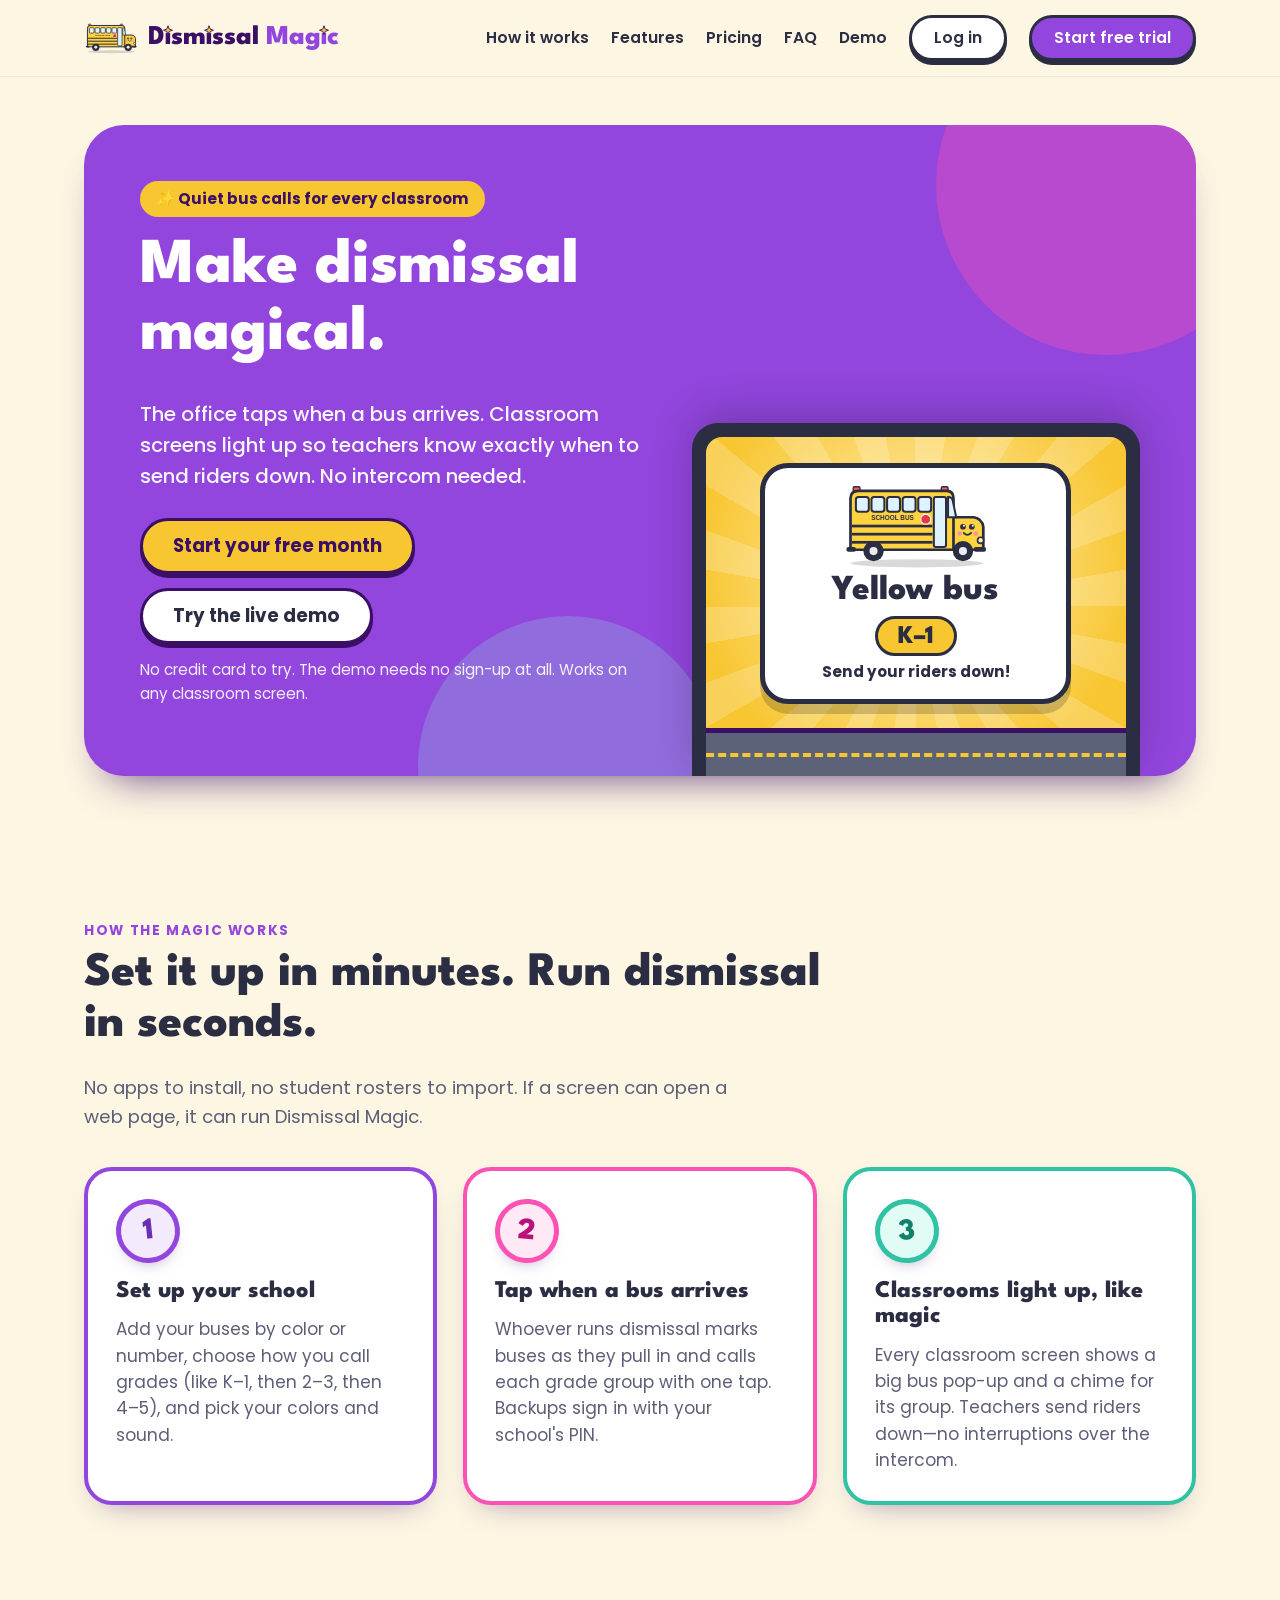
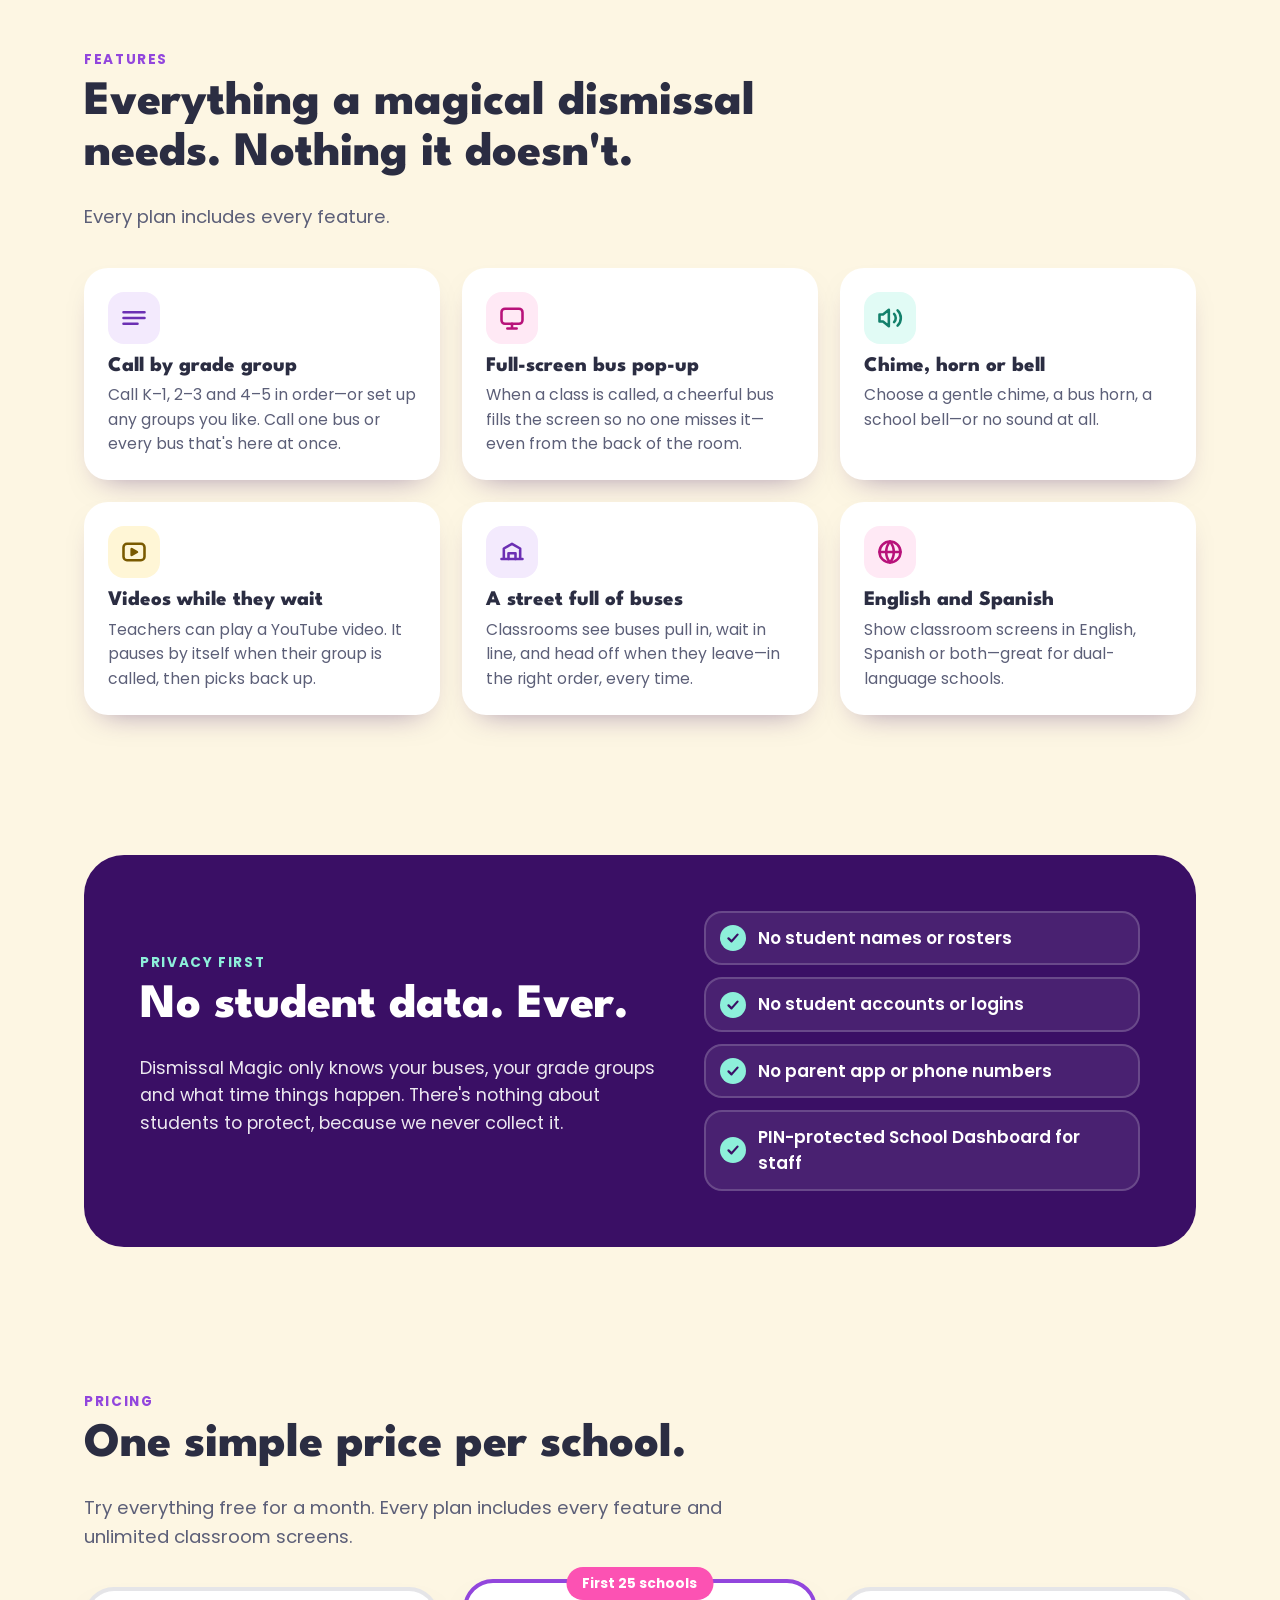
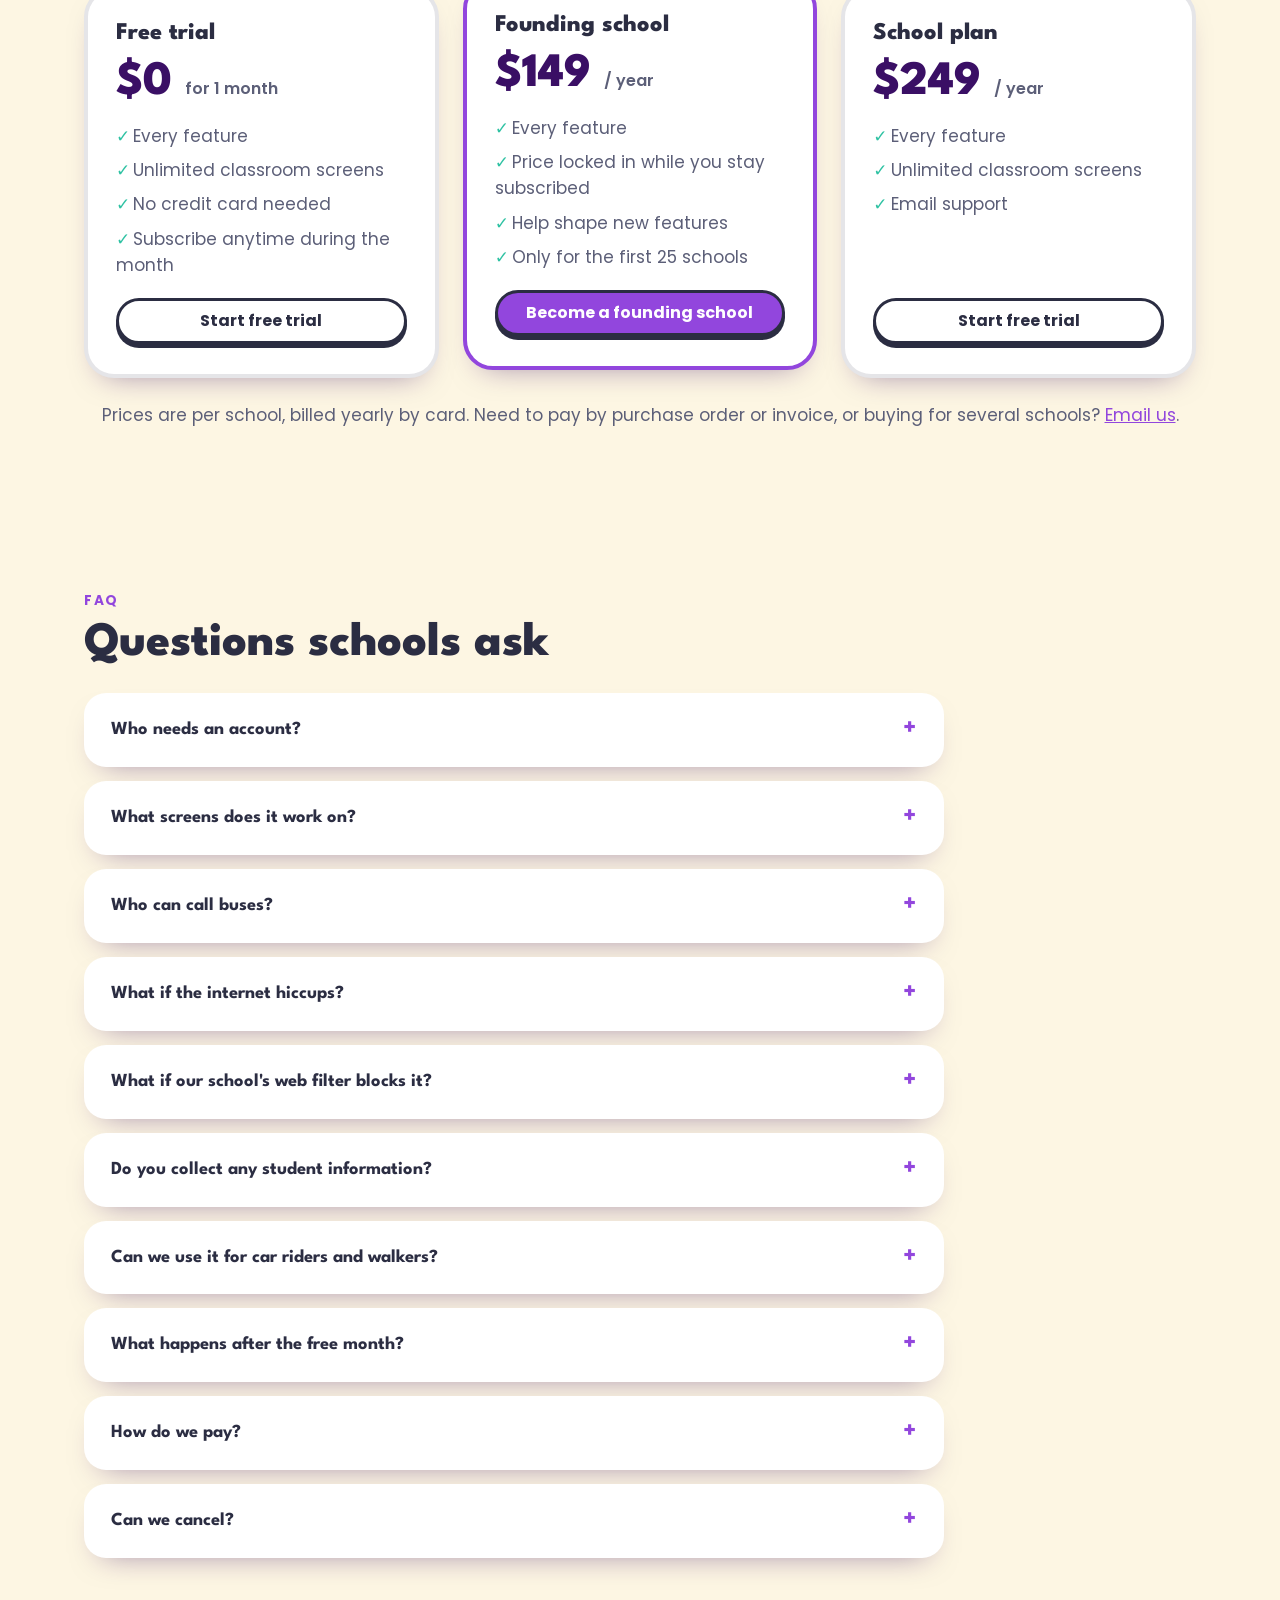
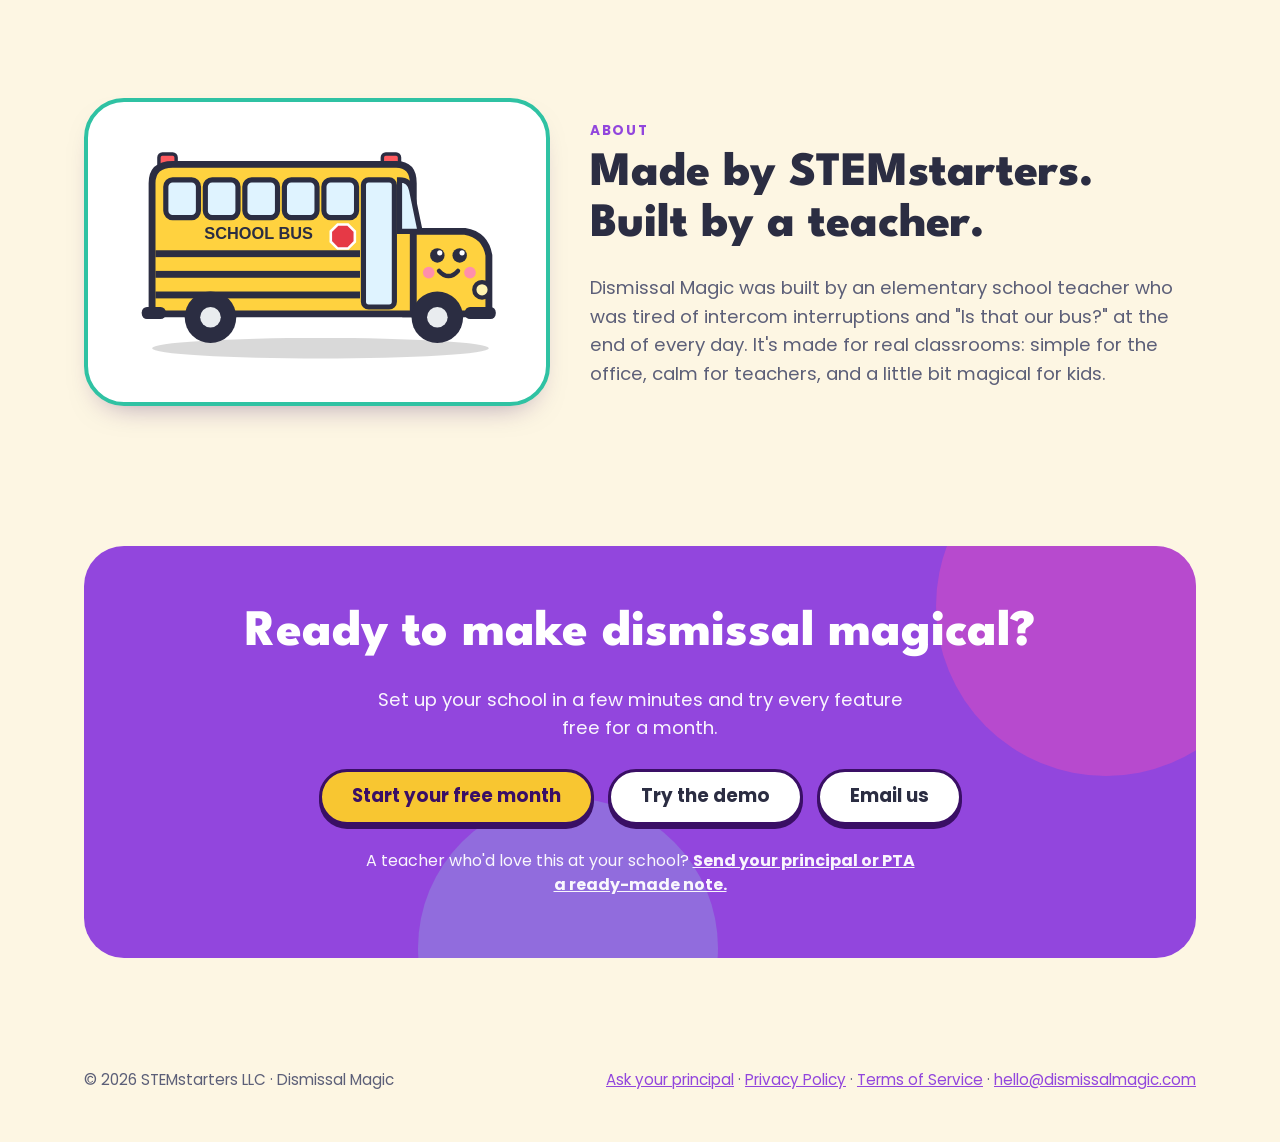
<file: site/index.html>
<!DOCTYPE html>
<html lang="en">
<head>
  <meta charset="utf-8" />
  <meta name="viewport" content="width=device-width, initial-scale=1" />
  <title>Dismissal Magic — Make dismissal magical | School bus dismissal app</title>
  <meta name="description" content="Dismissal Magic makes school dismissal magical: the office taps when a bus arrives, and classroom screens light up so teachers know exactly when to send riders down. No intercom, no student data. Free 1-month trial." />
  <link rel="canonical" href="https://dismissalmagic.com/" />
  <meta property="og:title" content="Dismissal Magic — Make dismissal magical" />
  <meta property="og:description" content="Quiet bus calls for every classroom. Classroom screens light up so teachers know exactly when to send riders down. No intercom needed." />
  <meta property="og:type" content="website" />
  <meta property="og:url" content="https://dismissalmagic.com/" />
  <link rel="icon" href="/favicon.svg" type="image/svg+xml" />
  <link rel="preconnect" href="https://fonts.googleapis.com" />
  <link rel="preconnect" href="https://fonts.gstatic.com" crossorigin />
  <link href="https://fonts.googleapis.com/css2?family=League+Spartan:wght@600;700;800&family=Poppins:wght@400;500;600;700&display=swap" rel="stylesheet" />
  <style>
    :root {
      --purple: #9246DD; --purple-dark: #3A0F65; --pink: #FC52B3; --mint: #8DEFDA; --teal: #2FC2A3; --yellow: #F8C631;
      --bg: #fdf6e3; --ink: #2b2d42; --muted: #5c5f78; --card: #fff;
      --head: "League Spartan", "Montserrat", "Segoe UI", system-ui, sans-serif;
      --body: "Poppins", "Segoe UI", system-ui, sans-serif;
      --shadow: 0 14px 30px -18px rgba(58, 15, 101, .5);
    }
    * { box-sizing: border-box; }
    html { scroll-behavior: smooth; }
    body { margin: 0; background: var(--bg); color: var(--ink); font: 400 17px/1.55 var(--body); }
    h1, h2, h3 { font-family: var(--head); font-weight: 800; line-height: 1.05; margin: 0 0 .5em; }
    a { color: var(--purple); }
    .wrap { max-width: 1160px; margin: 0 auto; padding: 0 24px; }
    .sr { position: absolute; width: 1px; height: 1px; overflow: hidden; clip: rect(0 0 0 0); }

    /* nav */
    .nav { position: sticky; top: 0; z-index: 20; background: rgba(253, 246, 227, .92); backdrop-filter: blur(8px); border-bottom: 1px solid rgba(58,15,101,.08); }
    .nav .wrap { display: flex; align-items: center; justify-content: space-between; gap: 18px; min-height: 76px; }
    .brand { display: flex; align-items: center; gap: 10px; text-decoration: none; color: var(--purple-dark); font: 800 1.7rem/1 var(--head); }
    .brand-bus { width: 54px; height: 32px; display: block; flex: none; }
    .brand em { color: var(--purple); }
    /* wordmark: star dots on the i's */
    .wordmark { white-space: nowrap; }
    .wordmark em { font-style: normal; }
    .si { position: relative; display: inline-block; }
    .istar { position: absolute; left: 50%; top: 0.02em; width: 0.44em; height: 0.44em; transform: translateX(-50%); animation: twinkle 2.6s ease-in-out infinite; overflow: visible; }
    .si:nth-of-type(2) .istar { animation-delay: .9s; } em .si .istar { animation-delay: 1.8s; }
    @keyframes twinkle { 0%, 100% { transform: translateX(-50%) scale(1) rotate(0); } 50% { transform: translateX(-50%) scale(1.2) rotate(18deg); } }
    @media (prefers-reduced-motion: reduce) { .istar { animation: none; } }
    .links { display: flex; align-items: center; gap: 22px; flex-wrap: wrap; }
    .links a { color: var(--ink); text-decoration: none; font-weight: 600; font-size: .98rem; }
    .links a:hover { color: var(--purple); }
    .btn {
      display: inline-flex; align-items: center; justify-content: center; gap: 8px; min-height: 46px;
      font: 700 1rem/1 var(--body); text-decoration: none; cursor: pointer;
      border: 3px solid var(--ink); border-radius: 999px; padding: 10px 22px;
      background: #fff; color: var(--ink); box-shadow: 0 4px 0 var(--ink); transition: transform .08s, box-shadow .08s;
    }
    .btn:active { transform: translateY(3px); box-shadow: 0 1px 0 var(--ink); }
    .btn.primary { background: var(--purple); color: #fff; }
    .btn.yellow { background: var(--yellow); color: var(--purple-dark); border-color: var(--purple-dark); box-shadow: 0 4px 0 var(--purple-dark); }
    .btn.big { font-size: 1.15rem; padding: 14px 30px; min-height: 56px; }
    .links .btn { color: var(--ink); }
    .links .btn.primary { color: #fff; }
    .menu-toggle { display: none; }

    /* hero */
    .hero { padding: 48px 0 70px; }
    .hero-card {
      position: relative; overflow: hidden; isolation: isolate; background: var(--purple); color: #fff; border-radius: 40px;
      padding: 56px 56px 0; display: grid; grid-template-columns: minmax(0, 1.15fr) minmax(0, 1fr); gap: 36px; align-items: end;
      box-shadow: 0 24px 40px -24px rgba(58, 15, 101, .8);
    }
    .blob { position: absolute; border-radius: 50%; z-index: -1; pointer-events: none; }
    .b1 { right: -80px; top: -110px; width: 340px; height: 340px; background: var(--pink); opacity: .35; }
    .b2 { left: 30%; bottom: -140px; width: 300px; height: 300px; background: var(--mint); opacity: .22; }
    .pill { display: inline-block; background: var(--yellow); color: var(--purple-dark); font-weight: 700; font-size: .95rem; padding: 6px 16px; border-radius: 999px; margin-bottom: 16px; }
    .hero h1 { font-size: clamp(2.5rem, 5vw, 4.1rem); color: #fff; }
    .hero p.lead { font-size: 1.25rem; font-weight: 500; opacity: .95; max-width: 520px; margin: 0 0 26px; }
    .hero-text { padding-bottom: 56px; }
    .hero .cta { display: flex; gap: 14px; flex-wrap: wrap; align-items: center; }
    .hero .note { margin-top: 14px; font-size: .95rem; opacity: .9; }
    .hero .btn { border-color: var(--purple-dark); box-shadow: 0 4px 0 var(--purple-dark); }

    /* screen mock */
    .screen { background: #2b2d42; border-radius: 26px 26px 0 0; padding: 14px 14px 0; box-shadow: 0 -10px 40px rgba(0,0,0,.2); }
    .screen-inner { position: relative; overflow: hidden; border-radius: 16px 16px 0 0; background: radial-gradient(circle at 50% 40%, #fff2c2 0, #F8C631 75%); display: grid; place-items: center; padding: 26px 0 72px; }
    .screen-inner::before { content: ""; position: absolute; inset: -40%; background: repeating-conic-gradient(rgba(255,255,255,.2) 0 10deg, transparent 10deg 20deg); animation: spin 40s linear infinite; }
    .mock-pop { position: relative; z-index: 1; background: #fff; border: 5px solid var(--ink); border-radius: 28px; padding: 14px 22px 16px; text-align: center; color: var(--ink); width: 74%; box-shadow: 0 10px 0 rgba(0,0,0,.18); animation: pop 3.2s cubic-bezier(.2,1.6,.4,1) infinite; }
    .mock-pop svg { width: 58%; aspect-ratio: 220 / 128; height: auto; display: block; margin: 0 auto; }
    .mock-title { font: 800 clamp(1.4rem, 3vw, 2.2rem)/1 var(--head); margin-top: 4px; }
    .mock-group { display: inline-block; margin: 8px 0 4px; font: 800 clamp(1.1rem, 2.4vw, 1.6rem)/1.2 var(--head); background: var(--yellow); border: 3px solid var(--ink); border-radius: 999px; padding: 3px 20px 0; }
    .mock-sub { font-weight: 700; font-size: .95rem; }
    .road { position: absolute; left: 0; right: 0; bottom: 0; height: 48px; background: #5c6378; border-top: 5px solid var(--purple-dark); }
    .road::after { content: ""; position: absolute; left: 0; right: 0; top: 46%; border-top: 4px dashed var(--yellow); }

    /* sections */
    section.block { padding: 70px 0; }
    .eyebrow { display: inline-block; font-weight: 700; color: var(--purple); text-transform: uppercase; letter-spacing: .12em; font-size: .85rem; margin-bottom: 8px; }
    .section-title { font-size: clamp(2rem, 4vw, 3rem); max-width: 760px; }
    .section-lead { font-size: 1.15rem; color: var(--muted); max-width: 680px; margin: 0 0 36px; }
    .card { background: var(--card); border-radius: 28px; border: 4px solid; padding: 28px; box-shadow: var(--shadow); }
    .c-purple { border-color: var(--purple); } .c-pink { border-color: var(--pink); } .c-teal { border-color: var(--teal); } .c-yellow { border-color: var(--yellow); }
    .grid3 { display: grid; grid-template-columns: repeat(3, minmax(0, 1fr)); gap: 26px; }
    .grid2 { display: grid; grid-template-columns: repeat(2, minmax(0, 1fr)); gap: 26px; }
    .chip { flex: none; width: 64px; height: 64px; border-radius: 50%; border: 5px solid; display: grid; place-items: center; font: 800 1.9rem/1 var(--head); margin-bottom: 16px; box-shadow: 0 8px 18px -12px rgba(58,15,101,.6); }
    .chip span { margin-top: 3px; }
    .ch0 { color: #6B2FB3; border-color: var(--purple); background: #F3EAFD; transform: rotate(-6deg); }
    .ch1 { color: #B8127A; border-color: var(--pink); background: #FFE9F5; transform: rotate(5deg); }
    .ch2 { color: #13806B; border-color: var(--teal); background: #E1FBF5; transform: rotate(-4deg); }
    .ch3 { color: #7A5A00; border-color: var(--yellow); background: #FFF6D6; transform: rotate(6deg); }
    .card h3 { font-size: 1.5rem; }
    .card p { margin: 0; color: var(--muted); }

    .features { display: grid; grid-template-columns: repeat(3, minmax(0, 1fr)); gap: 22px; }
    .feature { background: #fff; border-radius: 24px; padding: 24px; box-shadow: var(--shadow); }
    .ficon { width: 52px; height: 52px; border-radius: 16px; display: grid; place-items: center; margin-bottom: 12px; }
    .ficon svg { width: 28px; height: 28px; }
    .feature h3 { font-size: 1.3rem; margin-bottom: 6px; }
    .feature p { margin: 0; color: var(--muted); font-size: .98rem; }

    .privacy { background: var(--purple-dark); color: #fff; border-radius: 40px; padding: 56px; display: grid; grid-template-columns: minmax(0, 1.2fr) minmax(0, 1fr); gap: 40px; align-items: center; }
    .privacy h2 { font-size: clamp(2rem, 4vw, 3rem); color: #fff; }
    .privacy p { opacity: .9; font-size: 1.1rem; }
    .checks { list-style: none; margin: 0; padding: 0; display: grid; gap: 12px; }
    .checks li { background: rgba(255,255,255,.08); border: 2px solid rgba(255,255,255,.18); border-radius: 18px; padding: 12px 16px 12px 52px; position: relative; font-weight: 600; }
    .checks li::before { content: ""; position: absolute; left: 14px; top: 50%; width: 26px; height: 26px; margin-top: -13px; border-radius: 50%; background: var(--mint) url("data:image/svg+xml,%3Csvg xmlns='http://www.w3.org/2000/svg' viewBox='0 0 24 24'%3E%3Cpath d='M6 12.5l4 4 8-9' fill='none' stroke='%233A0F65' stroke-width='3' stroke-linecap='round' stroke-linejoin='round'/%3E%3C/svg%3E") center / 18px no-repeat; }

    .pricing { display: grid; grid-template-columns: repeat(3, minmax(0, 1fr)); gap: 24px; align-items: stretch; }
    .plan { background: #fff; border-radius: 30px; border: 4px solid rgba(43,45,66,.12); padding: 30px 28px; display: flex; flex-direction: column; gap: 12px; box-shadow: var(--shadow); position: relative; }
    .plan.featured { border-color: var(--purple); transform: translateY(-8px); }
    .plan .tag { position: absolute; top: -16px; left: 50%; transform: translateX(-50%); background: var(--pink); color: #fff; font-weight: 700; font-size: .85rem; padding: 6px 16px; border-radius: 999px; white-space: nowrap; }
    .plan h3 { font-size: 1.5rem; margin: 0; }
    .price { font: 800 3rem/1 var(--head); color: var(--purple-dark); }
    .price small { font: 600 1rem var(--body); color: var(--muted); }
    .plan ul { list-style: none; padding: 0; margin: 4px 0 8px; display: grid; gap: 8px; color: var(--muted); }
    .plan li::before { content: "✓ "; color: var(--teal); font-weight: 800; }
    .plan .btn { margin-top: auto; }
    .fine { text-align: center; color: var(--muted); margin-top: 24px; }

    .faq { display: grid; gap: 14px; max-width: 860px; }
    details { background: #fff; border-radius: 22px; padding: 4px 24px; box-shadow: var(--shadow); border: 3px solid transparent; }
    details[open] { border-color: var(--mint); }
    summary { cursor: pointer; list-style: none; font: 700 1.15rem/1.3 var(--head); padding: 18px 30px 18px 0; position: relative; }
    summary::-webkit-details-marker { display: none; }
    summary::after { content: "+"; position: absolute; right: 0; top: 50%; transform: translateY(-50%); font-size: 1.6rem; color: var(--purple); }
    details[open] summary::after { content: "–"; }
    details p { margin: 0 0 18px; color: var(--muted); }

    .about { display: grid; grid-template-columns: minmax(0, 1fr) minmax(0, 1.3fr); gap: 40px; align-items: center; }
    .about-art { background: #fff; border-radius: 40px; padding: 40px; box-shadow: var(--shadow); border: 4px solid var(--teal); }
    .final { text-align: center; background: var(--purple); color: #fff; border-radius: 40px; padding: 60px 30px; position: relative; overflow: hidden; isolation: isolate; }
    .final h2 { color: #fff; font-size: clamp(2rem, 4.5vw, 3.2rem); }
    .final p { font-size: 1.15rem; opacity: .95; margin: 0 auto 26px; max-width: 560px; }
    .final .btn { border-color: var(--purple-dark); box-shadow: 0 4px 0 var(--purple-dark); }
    footer { padding: 40px 0 50px; color: var(--muted); font-size: .95rem; }
    footer .wrap { display: flex; justify-content: space-between; gap: 18px; flex-wrap: wrap; align-items: center; }

    @keyframes spin { to { transform: rotate(360deg); } }
    @keyframes pop { 0% { transform: scale(.7); opacity: 0; } 12% { transform: scale(1); opacity: 1; } 88% { transform: scale(1); opacity: 1; } 100% { transform: scale(.96); opacity: .0; } }
    @keyframes drive { from { transform: translateX(-140%); } to { transform: translateX(0); } }
    @media (prefers-reduced-motion: reduce) { *, *::before, *::after { animation: none !important; } }

    @media (max-width: 900px) {
      .hero-card { grid-template-columns: minmax(0, 1fr); padding: 40px 28px 0; }
      .hero-text { padding-bottom: 0; }
      .grid3, .features, .pricing, .grid2, .about, .privacy { grid-template-columns: minmax(0, 1fr); }
      .plan.featured { transform: none; }
      .privacy { padding: 40px 28px; }
      .links a:not(.btn) { display: none; }
    }
    @media (max-width: 520px) {
      .wrap { padding: 0 16px; }
      .links .btn:not(.primary) { display: none; }
      .links .btn.primary { white-space: nowrap; font-size: .85rem; padding: 8px 12px; min-height: 40px; }
      .brand { font-size: 1.15rem; gap: 6px; }
      .nav .wrap { gap: 8px; }
      .brand { font-size: 1.4rem; }
      .brand-bus { width: 38px; height: 23px; }
    }
  </style>
  <script type="application/ld+json">
  {
    "@context": "https://schema.org",
    "@type": "SoftwareApplication",
    "name": "Dismissal Magic",
    "applicationCategory": "EducationalApplication",
    "operatingSystem": "Web browser",
    "description": "School dismissal app that makes dismissal magical with quiet bus calls: the office taps when a bus arrives and classroom screens show when to send riders down.",
    "offers": { "@type": "Offer", "price": "249", "priceCurrency": "USD" },
    "publisher": { "@type": "Organization", "name": "STEMstarters" }
  }
  </script>
</head>
<body>

<!-- Reusable cute school bus -->
<svg width="0" height="0" style="position:absolute" aria-hidden="true">
  <defs>
    <symbol id="bus" viewBox="0 0 220 128">
      <ellipse cx="112" cy="120" rx="98" ry="6" fill="rgba(0,0,0,.15)"/>
      <rect x="18" y="7" width="10" height="8" rx="2" fill="#ff5a5f" stroke="#2b2d42" stroke-width="2"/>
      <rect x="148" y="7" width="10" height="8" rx="2" fill="#ff5a5f" stroke="#2b2d42" stroke-width="2"/>
      <path d="M160 52 H196 Q208 54 210 66 V100 H160 Z" fill="#ffd23f" stroke="#2b2d42" stroke-width="4" stroke-linejoin="round"/>
      <path d="M14 100 V24 Q14 13 26 13 H156 Q166 13 166 24 V100 Z" fill="#ffd23f" stroke="#2b2d42" stroke-width="4" stroke-linejoin="round"/>
      <path d="M158 22 Q164 22 165 28 L170 52 H158 Z" fill="#dff3ff" stroke="#2b2d42" stroke-width="3"/>
      <rect x="22" y="22" width="19" height="22" rx="4" fill="#dff3ff" stroke="#2b2d42" stroke-width="3"/>
      <rect x="45" y="22" width="19" height="22" rx="4" fill="#dff3ff" stroke="#2b2d42" stroke-width="3"/>
      <rect x="68" y="22" width="19" height="22" rx="4" fill="#dff3ff" stroke="#2b2d42" stroke-width="3"/>
      <rect x="91" y="22" width="19" height="22" rx="4" fill="#dff3ff" stroke="#2b2d42" stroke-width="3"/>
      <rect x="114" y="22" width="19" height="22" rx="4" fill="#dff3ff" stroke="#2b2d42" stroke-width="3"/>
      <rect x="137" y="22" width="18" height="74" rx="3" fill="#dff3ff" stroke="#2b2d42" stroke-width="3"/>
      <text x="76" y="56.5" text-anchor="middle" font-family="Arial Black, Arial, sans-serif" font-weight="900" font-size="9.5" fill="#2b2d42">SCHOOL BUS</text>
      <rect x="16" y="63" width="119" height="4" fill="#2b2d42"/><rect x="16" y="75" width="119" height="4" fill="#2b2d42"/><rect x="16" y="87" width="119" height="4" fill="#2b2d42"/>
      <polygon points="122,48 128,48 132,52 132,58 128,62 122,62 118,58 118,52" fill="#e63946" stroke="#fff" stroke-width="1.5"/>
      <circle cx="180" cy="66" r="4.2" fill="#2b2d42"/><circle cx="193" cy="66" r="4.2" fill="#2b2d42"/>
      <circle cx="181.4" cy="64.5" r="1.5" fill="#fff"/><circle cx="194.4" cy="64.5" r="1.5" fill="#fff"/>
      <circle cx="175" cy="76" r="3.4" fill="#ff8fab"/><circle cx="199" cy="76" r="3.4" fill="#ff8fab"/>
      <path d="M181 75 Q186.5 81 192 75" fill="none" stroke="#2b2d42" stroke-width="2.6" stroke-linecap="round"/>
      <circle cx="206" cy="86" r="4.5" fill="#fff3b0" stroke="#2b2d42" stroke-width="2.5"/>
      <rect x="196" y="96" width="18" height="7" rx="3" fill="#2b2d42"/><rect x="8" y="96" width="14" height="7" rx="3" fill="#2b2d42"/>
      <circle cx="48" cy="102" r="15" fill="#2b2d42"/><circle cx="48" cy="102" r="6" fill="#e9ecef"/>
      <circle cx="180" cy="102" r="15" fill="#2b2d42"/><circle cx="180" cy="102" r="6" fill="#e9ecef"/>
    </symbol>
  </defs>
</svg>

<header class="nav">
  <div class="wrap">
    <a class="brand" href="/" aria-label="Dismissal Magic home"><svg class="brand-bus" aria-hidden="true"><use href="#bus"/></svg><span class="wordmark" aria-label="Dismissal Magic"><span aria-hidden="true">D<span class="si">ı<svg class="istar" viewBox="0 0 24 24" aria-hidden="true"><path d="M12 1.5l2.4 6.6 6.6 2.4-6.6 2.4L12 19.5l-2.4-6.6L3 10.5l6.6-2.4z" fill="#F8C631" stroke="#3A0F65" stroke-width="1.8" stroke-linejoin="round"/></svg></span>sm<span class="si">ı<svg class="istar" viewBox="0 0 24 24" aria-hidden="true"><path d="M12 1.5l2.4 6.6 6.6 2.4-6.6 2.4L12 19.5l-2.4-6.6L3 10.5l6.6-2.4z" fill="#F8C631" stroke="#3A0F65" stroke-width="1.8" stroke-linejoin="round"/></svg></span>ssal <em>Mag<span class="si">ı<svg class="istar" viewBox="0 0 24 24" aria-hidden="true"><path d="M12 1.5l2.4 6.6 6.6 2.4-6.6 2.4L12 19.5l-2.4-6.6L3 10.5l6.6-2.4z" fill="#F8C631" stroke="#3A0F65" stroke-width="1.8" stroke-linejoin="round"/></svg></span>c</em></span></span></a>
    <nav class="links" aria-label="Main">
      <a href="#how">How it works</a>
      <a href="#features">Features</a>
      <a href="#pricing">Pricing</a>
      <a href="#faq">FAQ</a>
      <a href="https://app.dismissalmagic.com/demo">Demo</a>
      <a class="btn" href="https://app.dismissalmagic.com/account">Log in</a>
      <a class="btn primary" href="https://app.dismissalmagic.com/account?next=create">Start free trial</a>
    </nav>
  </div>
</header>

<main>
  <section class="hero">
    <div class="wrap">
      <div class="hero-card">
        <span class="blob b1" aria-hidden="true"></span><span class="blob b2" aria-hidden="true"></span>
        <div class="hero-text">
          <span class="pill">✨ Quiet bus calls for every classroom</span>
          <h1>Make dismissal magical.</h1>
          <p class="lead">The office taps when a bus arrives. Classroom screens light up so teachers know exactly when to send riders down. No intercom needed.</p>
          <div class="cta">
            <a class="btn yellow big" href="https://app.dismissalmagic.com/account?next=create">Start your free month</a>
            <a class="btn big" href="https://app.dismissalmagic.com/demo">Try the live demo</a>
          </div>
          <p class="note">No credit card to try. The demo needs no sign-up at all. Works on any classroom screen.</p>
        </div>
        <div class="screen" aria-label="Example classroom screen showing the Yellow bus called for grades K–1">
          <div class="screen-inner">
            <div class="mock-pop">
              <svg aria-hidden="true"><use href="#bus"/></svg>
              <div class="mock-title">Yellow bus</div>
              <div class="mock-group">K–1</div>
              <div class="mock-sub">Send your riders down!</div>
            </div>
            <div class="road" aria-hidden="true"></div>
          </div>
        </div>
      </div>
    </div>
  </section>

  <section class="block" id="how">
    <div class="wrap">
      <span class="eyebrow">How the magic works</span>
      <h2 class="section-title">Set it up in minutes. Run dismissal in seconds.</h2>
      <p class="section-lead">No apps to install, no student rosters to import. If a screen can open a web page, it can run Dismissal Magic.</p>
      <div class="grid3">
        <div class="card c-purple"><div class="chip ch0"><span>1</span></div><h3>Set up your school</h3><p>Add your buses by color or number, choose how you call grades (like K–1, then 2–3, then 4–5), and pick your colors and sound.</p></div>
        <div class="card c-pink"><div class="chip ch1"><span>2</span></div><h3>Tap when a bus arrives</h3><p>Whoever runs dismissal marks buses as they pull in and calls each grade group with one tap. Backups sign in with your school's PIN.</p></div>
        <div class="card c-teal"><div class="chip ch2"><span>3</span></div><h3>Classrooms light up, like magic</h3><p>Every classroom screen shows a big bus pop-up and a chime for its group. Teachers send riders down—no interruptions over the intercom.</p></div>
      </div>
    </div>
  </section>

  <section class="block" id="features">
    <div class="wrap">
      <span class="eyebrow">Features</span>
      <h2 class="section-title">Everything a magical dismissal needs. Nothing it doesn't.</h2>
      <p class="section-lead">Every plan includes every feature.</p>
      <div class="features">
        <div class="feature"><div class="ficon" style="background:#F3EAFD;color:#6B2FB3"><svg viewBox="0 0 24 24" fill="none" stroke="currentColor" stroke-width="2.2" stroke-linecap="round" stroke-linejoin="round" aria-hidden="true"><path d="M3 7h18M3 12h18M3 17h12"/></svg></div><h3>Call by grade group</h3><p>Call K–1, 2–3 and 4–5 in order—or set up any groups you like. Call one bus or every bus that's here at once.</p></div>
        <div class="feature"><div class="ficon" style="background:#FFE9F5;color:#B8127A"><svg viewBox="0 0 24 24" fill="none" stroke="currentColor" stroke-width="2.2" stroke-linecap="round" stroke-linejoin="round" aria-hidden="true"><rect x="3" y="4" width="18" height="13" rx="3"/><path d="M8 21h8M12 17v4"/></svg></div><h3>Full-screen bus pop-up</h3><p>When a class is called, a cheerful bus fills the screen so no one misses it—even from the back of the room.</p></div>
        <div class="feature"><div class="ficon" style="background:#E1FBF5;color:#13806B"><svg viewBox="0 0 24 24" fill="none" stroke="currentColor" stroke-width="2.2" stroke-linecap="round" stroke-linejoin="round" aria-hidden="true"><path d="M11 5L6 9H3v6h3l5 4V5z"/><path d="M15.5 8.5a5 5 0 010 7M18.5 5.5a9 9 0 010 13"/></svg></div><h3>Chime, horn or bell</h3><p>Choose a gentle chime, a bus horn, a school bell—or no sound at all.</p></div>
        <div class="feature"><div class="ficon" style="background:#FFF6D6;color:#7A5A00"><svg viewBox="0 0 24 24" fill="none" stroke="currentColor" stroke-width="2.2" stroke-linecap="round" stroke-linejoin="round" aria-hidden="true"><rect x="3" y="5" width="18" height="14" rx="3"/><path d="M10 9.5v5l4.5-2.5z" fill="currentColor"/></svg></div><h3>Videos while they wait</h3><p>Teachers can play a YouTube video. It pauses by itself when their group is called, then picks back up.</p></div>
        <div class="feature"><div class="ficon" style="background:#F3EAFD;color:#6B2FB3"><svg viewBox="0 0 24 24" fill="none" stroke="currentColor" stroke-width="2.2" stroke-linecap="round" stroke-linejoin="round" aria-hidden="true"><path d="M3 18h18M5 18V9l7-4 7 4v9"/><path d="M9 18v-5h6v5"/></svg></div><h3>A street full of buses</h3><p>Classrooms see buses pull in, wait in line, and head off when they leave—in the right order, every time.</p></div>
        <div class="feature"><div class="ficon" style="background:#FFE9F5;color:#B8127A"><svg viewBox="0 0 24 24" fill="none" stroke="currentColor" stroke-width="2.2" stroke-linecap="round" stroke-linejoin="round" aria-hidden="true"><circle cx="12" cy="12" r="9"/><path d="M3 12h18M12 3a14 14 0 010 18M12 3a14 14 0 000 18"/></svg></div><h3>English and Spanish</h3><p>Show classroom screens in English, Spanish or both—great for dual-language schools.</p></div>
      </div>
    </div>
  </section>

  <section class="block">
    <div class="wrap">
      <div class="privacy">
        <div>
          <span class="eyebrow" style="color:var(--mint)">Privacy first</span>
          <h2>No student data. Ever.</h2>
          <p>Dismissal Magic only knows your buses, your grade groups and what time things happen. There's nothing about students to protect, because we never collect it.</p>
        </div>
        <ul class="checks">
          <li>No student names or rosters</li>
          <li>No student accounts or logins</li>
          <li>No parent app or phone numbers</li>
          <li>PIN-protected School Dashboard for staff</li>
        </ul>
      </div>
    </div>
  </section>

  <section class="block" id="pricing">
    <div class="wrap">
      <span class="eyebrow">Pricing</span>
      <h2 class="section-title">One simple price per school.</h2>
      <p class="section-lead">Try everything free for a month. Every plan includes every feature and unlimited classroom screens.</p>
      <div class="pricing">
        <div class="plan">
          <h3>Free trial</h3>
          <div class="price">$0 <small>for 1 month</small></div>
          <ul><li>Every feature</li><li>Unlimited classroom screens</li><li>No credit card needed</li><li>Subscribe anytime during the month</li></ul>
          <a class="btn" href="https://app.dismissalmagic.com/account?next=create">Start free trial</a>
        </div>
        <div class="plan featured">
          <span class="tag">First 25 schools</span>
          <h3>Founding school</h3>
          <div class="price">$149 <small>/ year</small></div>
          <ul><li>Every feature</li><li>Price locked in while you stay subscribed</li><li>Help shape new features</li><li>Only for the first 25 schools</li></ul>
          <a class="btn primary" href="https://app.dismissalmagic.com/account?next=create">Become a founding school</a>
        </div>
        <div class="plan">
          <h3>School plan</h3>
          <div class="price">$249 <small>/ year</small></div>
          <ul><li>Every feature</li><li>Unlimited classroom screens</li><li>Email support</li></ul>
          <a class="btn" href="https://app.dismissalmagic.com/account?next=create">Start free trial</a>
        </div>
      </div>
      <p class="fine">Prices are per school, billed yearly by card. Need to pay by purchase order or invoice, or buying for several schools? <a href="mailto:hello@dismissalmagic.com?subject=Dismissal%20Magic%20%E2%80%94%20invoice%20or%20district%20pricing">Email us</a>.</p>
    </div>
  </section>

  <section class="block" id="faq">
    <div class="wrap">
      <span class="eyebrow">FAQ</span>
      <h2 class="section-title">Questions schools ask</h2>
      <div class="faq">
        <details><summary>Who needs an account?</summary><p>Just the person who sets up the school and handles billing. They sign in with an emailed link, with no password to remember. Teachers don't need an account: they open your school's classroom link once, pick their grade group, and leave it up.</p></details>
        <details><summary>What screens does it work on?</summary><p>Anything with a web browser: interactive boards, classroom TVs, Chromebooks, laptops and tablets. There's nothing to install.</p></details>
        <details><summary>Who can call buses?</summary><p>Anyone with your School Dashboard PIN—so a sub, office aide or assistant principal can run dismissal when you're out. Your school admins can change the PIN anytime.</p></details>
        <details><summary>What if the internet hiccups?</summary><p>Classroom screens keep checking in on their own. If a screen loses its connection, a small dot turns orange, and it catches up as soon as it's back online.</p></details>
        <details><summary>What if our school's web filter blocks it?</summary><p>Some school networks block websites until they've been reviewed. If a classroom screen can't open Dismissal Magic, ask your IT team to allow <b>dismissalmagic.com</b> and <b>app.dismissalmagic.com</b>. It's a one-time change, and we're happy to send them anything they need: <a href="mailto:hello@dismissalmagic.com?subject=Dismissal%20Magic%20%E2%80%94%20IT%20allow%20list">hello@dismissalmagic.com</a>.</p></details>
        <details><summary>Do you collect any student information?</summary><p>No. Dismissal Magic stores your buses, grade groups and times—never student names, rosters or photos.</p></details>
        <details><summary>Can we use it for car riders and walkers?</summary><p>Walkers, yes! Add walker groups (and daycare vans) next to your buses, and classrooms get a call for them the same way. Car rider calls (Carpool Magic) are on the way, and founding schools help decide what comes next.</p></details>
        <details><summary>What happens after the free month?</summary><p>Subscribe to keep calling buses. If you don't, classroom screens stay up but no new calls go out, and your setup is saved, so you can subscribe and pick up right where you left off whenever you're ready.</p></details>
        <details><summary>How do we pay?</summary><p>By card, once a year, through Stripe's secure checkout. Click <b>Subscribe</b> in the app. Your school's yearly price stays the same as long as you stay subscribed. Need to pay by purchase order or invoice? <a href="mailto:hello@dismissalmagic.com?subject=Dismissal%20Magic%20%E2%80%94%20purchase%20order">Email us</a> and we'll send one.</p></details>
        <details><summary>Can we cancel?</summary><p>Yes, anytime. Go to <b>My schools → Manage billing</b> to cancel, change your card or download receipts. You keep calling buses until the end of the year you paid for.</p></details>
      </div>
    </div>
  </section>

  <section class="block" id="about">
    <div class="wrap about">
      <div class="about-art"><svg aria-hidden="true" style="width:100%;height:auto;display:block" viewBox="0 0 220 128"><use href="#bus"/></svg></div>
      <div>
        <span class="eyebrow">About</span>
        <h2 class="section-title">Made by STEMstarters. Built by a teacher.</h2>
        <p class="section-lead" style="margin-bottom:0">Dismissal Magic was built by an elementary school teacher who was tired of intercom interruptions and "Is that our bus?" at the end of every day. It's made for real classrooms: simple for the office, calm for teachers, and a little bit magical for kids.</p>
      </div>
    </div>
  </section>

  <section class="block" id="contact">
    <div class="wrap">
      <div class="final">
        <span class="blob b1" aria-hidden="true"></span><span class="blob b2" aria-hidden="true"></span>
        <h2>Ready to make dismissal magical?</h2>
        <p>Set up your school in a few minutes and try every feature free for a month.</p>
        <div style="display:flex;gap:14px;justify-content:center;flex-wrap:wrap">
          <a class="btn yellow big" href="https://app.dismissalmagic.com/account?next=create">Start your free month</a>
          <a class="btn big" href="https://app.dismissalmagic.com/demo">Try the demo</a>
          <a class="btn big" href="mailto:hello@dismissalmagic.com?subject=Dismissal%20Magic%20question">Email us</a>
        </div>
        <p style="margin:24px auto 0;font-size:1rem">A teacher who'd love this at your school? <a href="/ask" style="color:#fff;font-weight:700">Send your principal or PTA a ready-made note.</a></p>
      </div>
    </div>
  </section>
</main>

<footer>
  <div class="wrap">
    <span>© 2026 STEMstarters LLC · Dismissal Magic</span>
    <span><a href="/ask">Ask your principal</a> · <a href="/privacy">Privacy Policy</a> · <a href="/terms">Terms of Service</a> · <a href="mailto:hello@dismissalmagic.com">hello@dismissalmagic.com</a></span>
  </div>
</footer>

<script type="application/ld+json">
{
  "@context": "https://schema.org",
  "@type": "FAQPage",
  "mainEntity": [
    {"@type": "Question", "name": "Do teachers need an account or login?", "acceptedAnswer": {"@type": "Answer", "text": "No. Teachers open your school's classroom link once, pick their grade group, and leave it up."}},
    {"@type": "Question", "name": "What screens does it work on?", "acceptedAnswer": {"@type": "Answer", "text": "Anything with a web browser: interactive boards, classroom TVs, Chromebooks, laptops and tablets. There's nothing to install."}},
    {"@type": "Question", "name": "What if our school's web filter blocks it?", "acceptedAnswer": {"@type": "Answer", "text": "Some school networks block websites until they have been reviewed. Ask your IT team to allow dismissalmagic.com and app.dismissalmagic.com."}},
    {"@type": "Question", "name": "Do you collect any student information?", "acceptedAnswer": {"@type": "Answer", "text": "No. Dismissal Magic stores your buses, grade groups and times—never student names, rosters or photos."}}
  ]
}
</script>
</body>
</html>
</file>
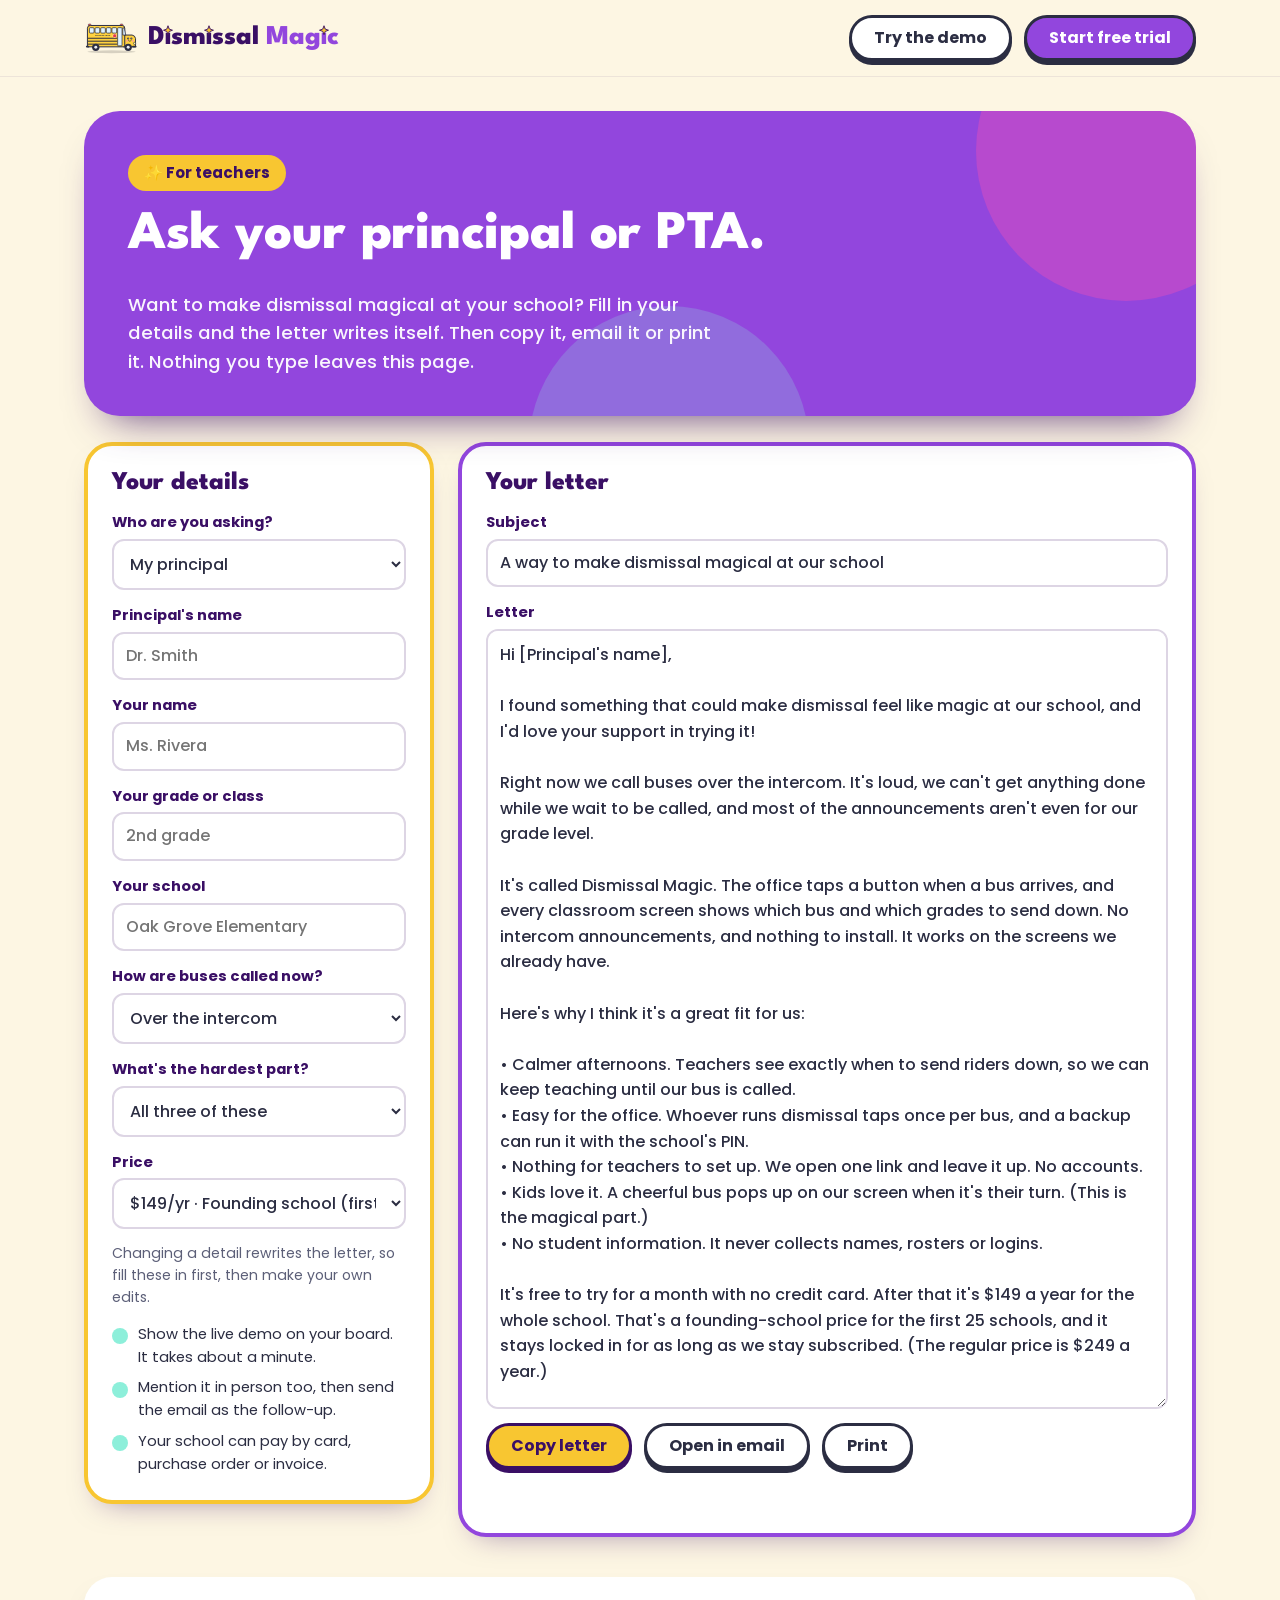
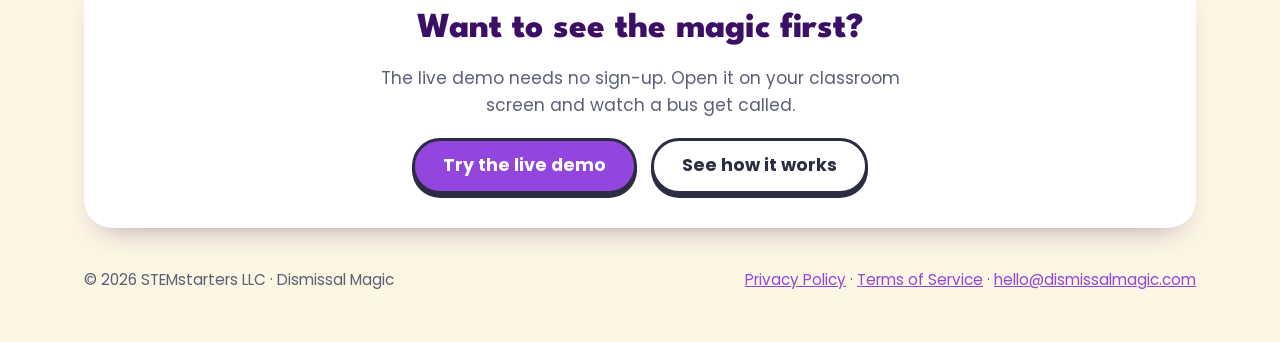
<file: site/ask.html>
<!DOCTYPE html>
<html lang="en">
<head>
  <meta charset="utf-8" />
  <meta name="viewport" content="width=device-width, initial-scale=1" />
  <title>Ask your principal or PTA for Dismissal Magic — fill-in-the-blank note for teachers</title>
  <meta name="description" content="Teachers: fill in a few blanks and get a ready-to-send letter asking your principal or PTA to try Dismissal Magic and make dismissal magical at your school. Takes about a minute." />
  <link rel="canonical" href="https://dismissalmagic.com/ask" />
  <meta property="og:title" content="Help make dismissal magical at your school" />
  <meta property="og:description" content="Fill in a few blanks and get a ready-to-send note for your principal or PTA. Takes about a minute." />
  <meta property="og:type" content="website" />
  <meta property="og:url" content="https://dismissalmagic.com/ask" />
  <link rel="icon" href="/favicon.svg" type="image/svg+xml" />
  <link rel="preconnect" href="https://fonts.googleapis.com" />
  <link rel="preconnect" href="https://fonts.gstatic.com" crossorigin />
  <link href="https://fonts.googleapis.com/css2?family=League+Spartan:wght@600;700;800&family=Poppins:wght@400;500;600;700&display=swap" rel="stylesheet" />
  <style>
    :root {
      --purple: #9246DD; --purple-dark: #3A0F65; --pink: #FC52B3; --mint: #8DEFDA; --teal: #2FC2A3; --yellow: #F8C631;
      --bg: #fdf6e3; --ink: #2b2d42; --muted: #5c5f78; --card: #fff; --blank: #FFF6D6;
      --head: "League Spartan", "Montserrat", "Segoe UI", system-ui, sans-serif;
      --body: "Poppins", "Segoe UI", system-ui, sans-serif;
      --shadow: 0 14px 30px -18px rgba(58, 15, 101, .5);
    }
    * { box-sizing: border-box; }
    body { margin: 0; background: var(--bg); color: var(--ink); font: 400 17px/1.55 var(--body); }
    h1, h2 { font-family: var(--head); font-weight: 800; line-height: 1.05; margin: 0 0 .5em; }
    a { color: var(--purple); }
    .wrap { max-width: 1160px; margin: 0 auto; padding: 0 24px; }
    .sr { position: absolute; width: 1px; height: 1px; overflow: hidden; clip: rect(0 0 0 0); }

    .nav { border-bottom: 1px solid rgba(58,15,101,.08); }
    .nav .wrap { max-width: 1160px; display: flex; align-items: center; justify-content: space-between; gap: 14px 18px; min-height: 76px; flex-wrap: wrap; padding-top: 10px; padding-bottom: 10px; }
    .brand { display: flex; align-items: center; gap: 10px; text-decoration: none; color: var(--purple-dark); font: 800 1.7rem/1 var(--head); }
    .brand-bus { width: 54px; height: 32px; display: block; flex: none; }
    .brand em { color: var(--purple); }
    .wordmark { white-space: nowrap; }
    .wordmark em { font-style: normal; }
    .si { position: relative; display: inline-block; }
    .istar { position: absolute; left: 50%; top: 0.02em; width: 0.44em; height: 0.44em; transform: translateX(-50%); overflow: visible; }
    .links { display: flex; align-items: center; gap: 12px; flex-wrap: wrap; }
    .btn {
      display: inline-flex; align-items: center; justify-content: center; gap: 8px; min-height: 46px;
      font: 700 1rem/1 var(--body); text-decoration: none; cursor: pointer;
      border: 3px solid var(--ink); border-radius: 999px; padding: 10px 22px;
      background: #fff; color: var(--ink); box-shadow: 0 4px 0 var(--ink); transition: transform .08s, box-shadow .08s;
    }
    .btn:active { transform: translateY(3px); box-shadow: 0 1px 0 var(--ink); }
    .btn.primary { background: var(--purple); color: #fff; }
    .btn.yellow { background: var(--yellow); color: var(--purple-dark); border-color: var(--purple-dark); box-shadow: 0 4px 0 var(--purple-dark); }
    .btn.big { font-size: 1.1rem; padding: 14px 28px; min-height: 56px; }
    :is(a, button):focus-visible { outline: 3px solid var(--pink); outline-offset: 2px; }

    .head { position: relative; overflow: hidden; isolation: isolate; background: var(--purple); color: #fff; border-radius: 36px; padding: 44px 44px 40px; margin: 34px 0 26px; box-shadow: 0 24px 40px -24px rgba(58, 15, 101, .8); }
    .blob { position: absolute; border-radius: 50%; z-index: -1; pointer-events: none; }
    .b1 { right: -80px; top: -110px; width: 300px; height: 300px; background: var(--pink); opacity: .35; }
    .b2 { left: 40%; bottom: -170px; width: 280px; height: 280px; background: var(--mint); opacity: .22; }
    .pill { display: inline-block; background: var(--yellow); color: var(--purple-dark); font-weight: 700; font-size: .95rem; padding: 6px 16px; border-radius: 999px; margin-bottom: 16px; }
    .head h1 { font-size: clamp(2.2rem, 5vw, 3.4rem); color: #fff; max-width: 640px; }
    .head p { font-size: 1.15rem; font-weight: 500; opacity: .95; max-width: 600px; margin: 0; }

    .wrap.work { max-width: 1160px; }
    .cols { display: grid; grid-template-columns: minmax(0, 350px) minmax(0, 1fr); gap: 24px; align-items: start; }
    .panel { background: var(--card); border: 4px solid var(--purple); border-radius: 28px; padding: 24px; box-shadow: var(--shadow); display: grid; gap: 14px; min-width: 0; }
    .panel.side { border-color: var(--yellow); }
    .panel h2 { font-size: 1.6rem; color: var(--purple-dark); margin: 0; }
    label { display: grid; gap: 5px; font-weight: 700; font-size: .92rem; color: var(--purple-dark); }
    input, select, textarea { font: 500 1rem/1.4 var(--body); color: var(--ink); width: 100%; min-width: 0; padding: 11px 12px; border: 2px solid #ddd5e4; border-radius: 12px; background: #fff; }
    input:focus, select:focus, textarea:focus { border-color: var(--purple); outline: none; }
    textarea { min-height: 780px; line-height: 1.6; resize: vertical; }
    .hint { font-size: .88rem; color: var(--muted); margin: 0; }
    .tips { list-style: none; margin: 0; padding: 0; display: grid; gap: 8px; font-size: .92rem; }
    .tips li { position: relative; padding-left: 26px; }
    .tips li::before { content: ""; position: absolute; left: 0; top: .35em; width: 16px; height: 16px; border-radius: 50%; background: var(--mint); }
    .send { display: flex; gap: 12px; flex-wrap: wrap; align-items: center; }
    .status { min-height: 1.5em; font-weight: 600; color: #13806B; margin: 0; }
    .final { text-align: center; background: #fff; border-radius: 28px; padding: 34px 24px; margin: 40px 0 0; box-shadow: var(--shadow); }
    .final h2 { font-size: clamp(1.6rem, 3.5vw, 2.2rem); color: var(--purple-dark); }
    .final p { color: var(--muted); margin: 0 auto 20px; max-width: 520px; }
    .final div { display: flex; gap: 14px; justify-content: center; flex-wrap: wrap; }
    footer { padding: 40px 0 50px; color: var(--muted); font-size: .95rem; }
    footer .wrap { max-width: 1160px; display: flex; justify-content: space-between; gap: 18px; flex-wrap: wrap; align-items: center; }
    @media (max-width: 860px) { .cols { grid-template-columns: minmax(0, 1fr); } }
    @media (max-width: 600px) {
      .head { padding: 32px 24px 30px; border-radius: 28px; }
      .panel { padding: 20px 16px; border-radius: 22px; } textarea { min-height: 520px; }
      .brand { font-size: 1.4rem; } .brand-bus { width: 44px; height: 26px; }
      .send .btn { flex: 1 1 100%; }
    }
    @media print {
      .nav, .head, .side, .send, .status, .hint, .final, footer, .subj { display: none !important; }
      body { background: #fff; } .cols { display: block; } .panel { border: 0; box-shadow: none; padding: 0; }
      .panel h2 { display: none; } textarea { border: 0; padding: 0; min-height: 0; font-size: 12pt; }
    }
  </style>
</head>
<body>

<svg width="0" height="0" style="position:absolute" aria-hidden="true">
  <defs>
    <symbol id="bus" viewBox="0 0 220 128">
      <ellipse cx="112" cy="120" rx="98" ry="6" fill="rgba(0,0,0,.15)"/>
      <rect x="18" y="7" width="10" height="8" rx="2" fill="#ff5a5f" stroke="#2b2d42" stroke-width="2"/>
      <rect x="148" y="7" width="10" height="8" rx="2" fill="#ff5a5f" stroke="#2b2d42" stroke-width="2"/>
      <path d="M160 52 H196 Q208 54 210 66 V100 H160 Z" fill="#ffd23f" stroke="#2b2d42" stroke-width="4" stroke-linejoin="round"/>
      <path d="M14 100 V24 Q14 13 26 13 H156 Q166 13 166 24 V100 Z" fill="#ffd23f" stroke="#2b2d42" stroke-width="4" stroke-linejoin="round"/>
      <path d="M158 22 Q164 22 165 28 L170 52 H158 Z" fill="#dff3ff" stroke="#2b2d42" stroke-width="3"/>
      <rect x="22" y="22" width="19" height="22" rx="4" fill="#dff3ff" stroke="#2b2d42" stroke-width="3"/>
      <rect x="45" y="22" width="19" height="22" rx="4" fill="#dff3ff" stroke="#2b2d42" stroke-width="3"/>
      <rect x="68" y="22" width="19" height="22" rx="4" fill="#dff3ff" stroke="#2b2d42" stroke-width="3"/>
      <rect x="91" y="22" width="19" height="22" rx="4" fill="#dff3ff" stroke="#2b2d42" stroke-width="3"/>
      <rect x="114" y="22" width="19" height="22" rx="4" fill="#dff3ff" stroke="#2b2d42" stroke-width="3"/>
      <rect x="137" y="22" width="18" height="74" rx="3" fill="#dff3ff" stroke="#2b2d42" stroke-width="3"/>
      <text x="76" y="56.5" text-anchor="middle" font-family="Arial Black, Arial, sans-serif" font-weight="900" font-size="9.5" fill="#2b2d42">SCHOOL BUS</text>
      <rect x="16" y="63" width="119" height="4" fill="#2b2d42"/><rect x="16" y="75" width="119" height="4" fill="#2b2d42"/><rect x="16" y="87" width="119" height="4" fill="#2b2d42"/>
      <polygon points="122,48 128,48 132,52 132,58 128,62 122,62 118,58 118,52" fill="#e63946" stroke="#fff" stroke-width="1.5"/>
      <circle cx="180" cy="66" r="4.2" fill="#2b2d42"/><circle cx="193" cy="66" r="4.2" fill="#2b2d42"/>
      <circle cx="181.4" cy="64.5" r="1.5" fill="#fff"/><circle cx="194.4" cy="64.5" r="1.5" fill="#fff"/>
      <circle cx="175" cy="76" r="3.4" fill="#ff8fab"/><circle cx="199" cy="76" r="3.4" fill="#ff8fab"/>
      <path d="M181 75 Q186.5 81 192 75" fill="none" stroke="#2b2d42" stroke-width="2.6" stroke-linecap="round"/>
      <circle cx="206" cy="86" r="4.5" fill="#fff3b0" stroke="#2b2d42" stroke-width="2.5"/>
      <rect x="196" y="96" width="18" height="7" rx="3" fill="#2b2d42"/><rect x="8" y="96" width="14" height="7" rx="3" fill="#2b2d42"/>
      <circle cx="48" cy="102" r="15" fill="#2b2d42"/><circle cx="48" cy="102" r="6" fill="#e9ecef"/>
      <circle cx="180" cy="102" r="15" fill="#2b2d42"/><circle cx="180" cy="102" r="6" fill="#e9ecef"/>
    </symbol>
  </defs>
</svg>

<header class="nav">
  <div class="wrap">
    <a class="brand" href="/" aria-label="Dismissal Magic home"><svg class="brand-bus" aria-hidden="true"><use href="#bus"/></svg><span class="wordmark" aria-label="Dismissal Magic"><span aria-hidden="true">D<span class="si">ı<svg class="istar" viewBox="0 0 24 24" aria-hidden="true"><path d="M12 1.5l2.4 6.6 6.6 2.4-6.6 2.4L12 19.5l-2.4-6.6L3 10.5l6.6-2.4z" fill="#F8C631" stroke="#3A0F65" stroke-width="1.8" stroke-linejoin="round"/></svg></span>sm<span class="si">ı<svg class="istar" viewBox="0 0 24 24" aria-hidden="true"><path d="M12 1.5l2.4 6.6 6.6 2.4-6.6 2.4L12 19.5l-2.4-6.6L3 10.5l6.6-2.4z" fill="#F8C631" stroke="#3A0F65" stroke-width="1.8" stroke-linejoin="round"/></svg></span>ssal <em>Mag<span class="si">ı<svg class="istar" viewBox="0 0 24 24" aria-hidden="true"><path d="M12 1.5l2.4 6.6 6.6 2.4-6.6 2.4L12 19.5l-2.4-6.6L3 10.5l6.6-2.4z" fill="#F8C631" stroke="#3A0F65" stroke-width="1.8" stroke-linejoin="round"/></svg></span>c</em></span></span></a>
    <nav class="links" aria-label="Main">
      <a class="btn" href="https://app.dismissalmagic.com/demo">Try the demo</a>
      <a class="btn primary" href="https://app.dismissalmagic.com/account?next=create">Start free trial</a>
    </nav>
  </div>
</header>

<main class="wrap work">
  <section class="head">
    <span class="blob b1" aria-hidden="true"></span><span class="blob b2" aria-hidden="true"></span>
    <span class="pill">✨ For teachers</span>
    <h1>Ask your principal or PTA.</h1>
    <p>Want to make dismissal magical at your school? Fill in your details and the letter writes itself. Then copy it, email it or print it. Nothing you type leaves this page.</p>
  </section>

  <div class="cols">
    <section class="panel side" aria-label="Your details">
      <h2>Your details</h2>
      <label>Who are you asking?
        <select id="f-who">
          <option value="principal">My principal</option>
          <option value="pta">Our PTA</option>
        </select>
      </label>
      <label><span id="to-label">Principal's name</span><input id="f-to" placeholder="Dr. Smith" autocomplete="off" /></label>
      <label>Your name<input id="f-name" placeholder="Ms. Rivera" autocomplete="name" /></label>
      <label>Your grade or class<input id="f-class" placeholder="2nd grade" autocomplete="off" /></label>
      <label>Your school<input id="f-school" placeholder="Oak Grove Elementary" autocomplete="off" /></label>
      <label>How are buses called now?
        <select id="f-how">
          <option value="over the intercom">Over the intercom</option>
          <option value="by walkie-talkie">By walkie-talkie</option>
          <option value="by sending someone down the hall">Someone comes down the hall</option>
        </select>
      </label>
      <label>What's the hardest part?
        <select id="f-pain">
          <option value="all">All three of these</option>
          <option value="loud">It's too loud</option>
          <option value="wait">We can't do anything while we wait</option>
          <option value="grade">Most calls aren't for our grade</option>
        </select>
      </label>
      <label>Price
        <select id="f-price">
          <option value="149">$149/yr · Founding school (first 25)</option>
          <option value="249">$249/yr · School plan</option>
        </select>
      </label>
      <p class="hint">Changing a detail rewrites the letter, so fill these in first, then make your own edits.</p>
      <ul class="tips">
        <li>Show the live demo on your board. It takes about a minute.</li>
        <li>Mention it in person too, then send the email as the follow-up.</li>
        <li>Your school can pay by card, purchase order or invoice.</li>
      </ul>
    </section>

    <section class="panel" aria-label="Your letter">
      <h2>Your letter</h2>
      <label class="subj">Subject<input id="subject" autocomplete="off" /></label>
      <label>Letter<textarea id="letter" spellcheck="true"></textarea></label>
      <div class="send">
        <button class="btn yellow" type="button" id="copy">Copy letter</button>
        <a class="btn" id="mail" href="#">Open in email</a>
        <button class="btn" type="button" id="print">Print</button>
      </div>
      <p class="status" id="status" role="status" aria-live="polite"></p>
    </section>
  </div>

  <section class="final">
    <h2>Want to see the magic first?</h2>
    <p>The live demo needs no sign-up. Open it on your classroom screen and watch a bus get called.</p>
    <div>
      <a class="btn primary big" href="https://app.dismissalmagic.com/demo">Try the live demo</a>
      <a class="btn big" href="/">See how it works</a>
    </div>
  </section>
</main>

<footer>
  <div class="wrap">
    <span>© 2026 STEMstarters LLC · Dismissal Magic</span>
    <span><a href="/privacy">Privacy Policy</a> · <a href="/terms">Terms of Service</a> · <a href="mailto:hello@dismissalmagic.com">hello@dismissalmagic.com</a></span>
  </div>
</footer>

<script>
(function () {
  var $ = function (id) { return document.getElementById(id); };
  var ids = ['who', 'to', 'name', 'class', 'school', 'how', 'pain', 'price'];
  function v(k, fallback) { var x = $('f-' + k).value.trim(); return x || fallback; }

  function build() {
    var pta = $('f-who').value === 'pta';
    $('to-label').textContent = pta ? 'Who at the PTA?' : 'Principal\'s name';
    $('f-to').placeholder = pta ? 'PTA board' : 'Dr. Smith';
    var T = v('to', pta ? 'PTA board' : '[Principal\'s name]'), N = v('name', '[Your name]');
    var C = v('class', '[your class]'), S = v('school', '[school]');
    var atSchool = S === '[school]' ? 'our school' : S;
    var how = $('f-how').value;
    var calls = how === 'over the intercom' ? 'announcements' : 'calls';
    var pain = {
      all: 'It\'s loud, we can\'t get anything done while we wait to be called, and most of the ' + calls + ' aren\'t even for our grade level.',
      loud: 'It\'s loud, and it takes over the room at the end of every day.',
      wait: 'We can\'t get anything done while we wait to be called, because we have to stop and listen for our bus.',
      grade: 'Most of the ' + calls + ' aren\'t for our grade level, so we sit through a lot that we don\'t need to hear.'
    }[$('f-pain').value];
    var priceLine = $('f-price').value === '149'
      ? '$149 a year for the whole school. That\'s a founding-school price for the first 25 schools, and it stays locked in for as long as we stay subscribed. (The regular price is $249 a year.)'
      : '$249 a year for the whole school, with unlimited classroom screens.';
    var sign = N + '\n' + C + (S === '[school]' ? '' : ', ' + S);
    var what = 'It\'s called Dismissal Magic. The office taps a button when a bus arrives, and every classroom screen shows which bus and which grades to send down. No intercom announcements, and nothing to install. It works on the screens we already have.';
    var privacy = '• No student information. It never collects names, rosters or logins.';

    if (pta) {
      $('subject').value = 'An idea to make dismissal magical at ' + atSchool;
      $('letter').value =
'Hi ' + T + ',\n\n' +
'I have a small request that would make the end of the day calmer, and a little bit magical, for students and teachers at ' + atSchool + '.\n\n' +
'Right now we call buses ' + how + '. ' + pain + ' I found something that fixes that.\n\n' +
what + '\n\n' +
'Would the PTA consider covering it for our school? Here\'s what it involves:\n\n' +
'• It\'s ' + priceLine + '\n' +
'• The first month is free with no credit card, so we can make sure it works for us before the PTA spends anything.\n' +
privacy + '\n' +
'• Kids love it. A cheerful bus pops up on the classroom screen when it\'s their turn.\n\n' +
'There\'s a live demo at dismissalmagic.com, and I\'d be glad to show it at the next PTA meeting. Thank you for everything you do for our school!\n\n' +
sign;
    } else {
      $('subject').value = 'A way to make dismissal magical at ' + atSchool;
      $('letter').value =
'Hi ' + T + ',\n\n' +
'I found something that could make dismissal feel like magic at ' + atSchool + ', and I\'d love your support in trying it!\n\n' +
'Right now we call buses ' + how + '. ' + pain + '\n\n' +
what + '\n\n' +
'Here\'s why I think it\'s a great fit for us:\n\n' +
'• Calmer afternoons. Teachers see exactly when to send riders down, so we can keep teaching until our bus is called.\n' +
'• Easy for the office. Whoever runs dismissal taps once per bus, and a backup can run it with the school\'s PIN.\n' +
'• Nothing for teachers to set up. We open one link and leave it up. No accounts.\n' +
'• Kids love it. A cheerful bus pops up on our screen when it\'s their turn. (This is the magical part.)\n' +
privacy + '\n\n' +
'It\'s free to try for a month with no credit card. After that it\'s ' + priceLine + '\n\n' +
'Could we try the free month? There\'s a live demo at dismissalmagic.com that takes about a minute, and I\'d be happy to help set it up. Thank you for always supporting our students!\n\n' +
sign;
    }
    updateMail(); $('status').textContent = '';
  }
  function updateMail() {
    $('mail').href = 'mailto:?subject=' + encodeURIComponent($('subject').value) + '&body=' + encodeURIComponent($('letter').value);
  }
  ids.forEach(function (k) { $('f-' + k).addEventListener('input', build); $('f-' + k).addEventListener('change', build); });
  $('letter').addEventListener('input', updateMail); $('subject').addEventListener('input', updateMail);
  $('copy').addEventListener('click', function () {
    var t = 'Subject: ' + $('subject').value + '\n\n' + $('letter').value;
    function done() { $('status').textContent = 'Copied! Paste it into an email.'; }
    function manual() { $('letter').focus(); $('letter').select(); try { document.execCommand('copy'); done(); } catch (e) { $('status').textContent = 'Press Ctrl+C (or ⌘C) to copy the letter.'; } }
    try { navigator.clipboard.writeText(t).then(done, manual); } catch (e) { manual(); }
  });
  $('print').addEventListener('click', function () { window.print(); });
  build();
})();
</script>
</body>
</html>
</file>
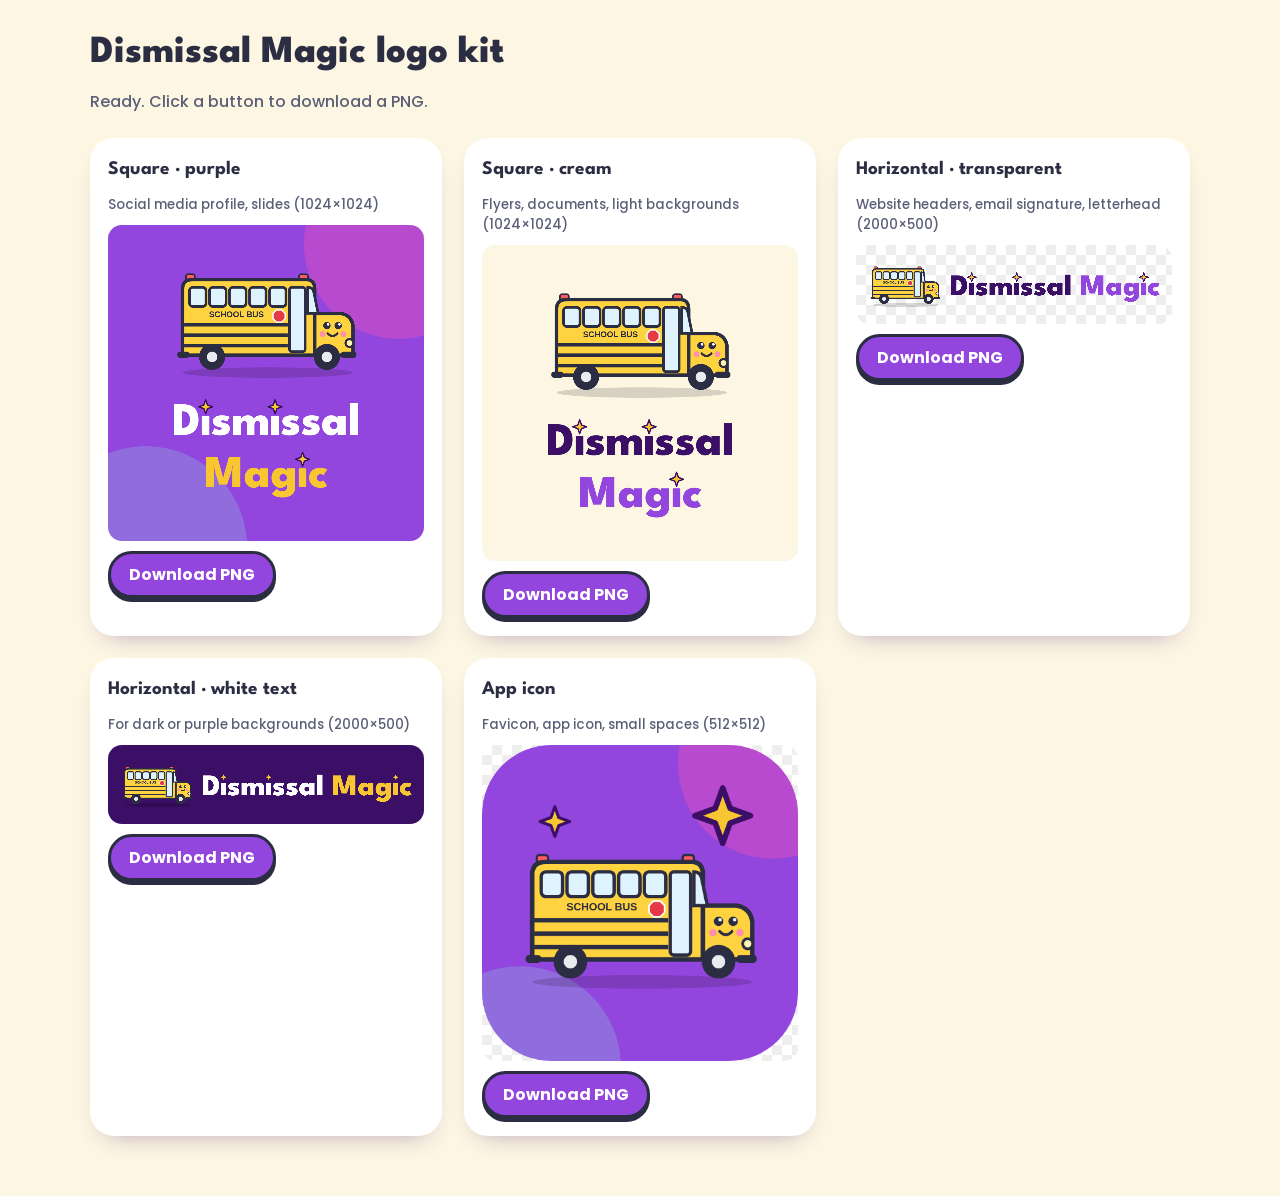
<file: site/logo-kit.html>
<!DOCTYPE html>
<html lang="en">
<head>
<meta charset="utf-8" />
<meta name="viewport" content="width=device-width, initial-scale=1" />
<title>Dismissal Magic — Logo kit</title>
<meta name="robots" content="noindex" />
<link rel="icon" href="favicon.svg" type="image/svg+xml" />
<link rel="preconnect" href="https://fonts.googleapis.com" />
<link rel="preconnect" href="https://fonts.gstatic.com" crossorigin />
<link href="https://fonts.googleapis.com/css2?family=League+Spartan:wght@800&family=Poppins:wght@500;700&display=swap" rel="stylesheet" />
<style>
  body { margin: 0; background: #fdf6e3; color: #2b2d42; font: 500 16px/1.5 Poppins, system-ui, sans-serif; }
  .wrap { max-width: 1100px; margin: 0 auto; padding: 32px 20px 60px; }
  h1 { font: 800 2.4rem/1.1 "League Spartan", sans-serif; margin: 0 0 6px; }
  .grid { display: grid; grid-template-columns: repeat(auto-fill, minmax(320px, 1fr)); gap: 22px; margin-top: 24px; }
  .item { background: #fff; border-radius: 24px; padding: 18px; box-shadow: 0 12px 26px -16px rgba(58,15,101,.45); display: flex; flex-direction: column; gap: 10px; }
  .item canvas { width: 100%; height: auto; border-radius: 14px; background: repeating-conic-gradient(#eee 0 25%, #fff 0 50%) 0 0 / 20px 20px; }
  .item b { font-family: "League Spartan", sans-serif; font-size: 1.2rem; }
  .item small { color: #5c5f78; }
  button { font: 700 1rem Poppins, sans-serif; border: 3px solid #2b2d42; border-radius: 999px; padding: 8px 18px; background: #9246DD; color: #fff; box-shadow: 0 4px 0 #2b2d42; cursor: pointer; align-self: flex-start; }
  #status { color: #5c5f78; }
</style>
</head>
<body>
<div class="wrap">
  <h1>Dismissal Magic logo kit</h1>
  <p id="status">Loading fonts…</p>
  <div class="grid" id="grid"></div>
</div>
<script>
const C = { purple: "#9246DD", dark: "#3A0F65", pink: "#FC52B3", mint: "#8DEFDA", yellow: "#F8C631", cream: "#fdf6e3", ink: "#2b2d42" };
const BUS = (color = "#ffd23f") => `<svg xmlns="http://www.w3.org/2000/svg" viewBox="0 0 220 128">
<ellipse cx="112" cy="120" rx="98" ry="6" fill="rgba(0,0,0,.15)"/>
<rect x="18" y="7" width="10" height="8" rx="2" fill="#ff5a5f" stroke="#2b2d42" stroke-width="2"/><rect x="148" y="7" width="10" height="8" rx="2" fill="#ff5a5f" stroke="#2b2d42" stroke-width="2"/>
<path d="M160 52 H196 Q208 54 210 66 V100 H160 Z" fill="${color}" stroke="#2b2d42" stroke-width="4" stroke-linejoin="round"/>
<path d="M14 100 V24 Q14 13 26 13 H156 Q166 13 166 24 V100 Z" fill="${color}" stroke="#2b2d42" stroke-width="4" stroke-linejoin="round"/>
<path d="M158 22 Q164 22 165 28 L170 52 H158 Z" fill="#dff3ff" stroke="#2b2d42" stroke-width="3"/>
${[22,45,68,91,114].map(x=>`<rect x="${x}" y="22" width="19" height="22" rx="4" fill="#dff3ff" stroke="#2b2d42" stroke-width="3"/>`).join("")}
<rect x="137" y="22" width="18" height="74" rx="3" fill="#dff3ff" stroke="#2b2d42" stroke-width="3"/>
<text x="76" y="56.5" text-anchor="middle" font-family="Arial Black, Arial, sans-serif" font-weight="900" font-size="9.5" fill="#2b2d42">SCHOOL BUS</text>
<rect x="16" y="63" width="119" height="4" fill="#2b2d42"/><rect x="16" y="75" width="119" height="4" fill="#2b2d42"/><rect x="16" y="87" width="119" height="4" fill="#2b2d42"/>
<polygon points="122,48 128,48 132,52 132,58 128,62 122,62 118,58 118,52" fill="#e63946" stroke="#fff" stroke-width="1.5"/>
<circle cx="180" cy="66" r="4.2" fill="#2b2d42"/><circle cx="193" cy="66" r="4.2" fill="#2b2d42"/><circle cx="181.4" cy="64.5" r="1.5" fill="#fff"/><circle cx="194.4" cy="64.5" r="1.5" fill="#fff"/>
<circle cx="175" cy="76" r="3.4" fill="#ff8fab"/><circle cx="199" cy="76" r="3.4" fill="#ff8fab"/>
<path d="M181 75 Q186.5 81 192 75" fill="none" stroke="#2b2d42" stroke-width="2.6" stroke-linecap="round"/>
<circle cx="206" cy="86" r="4.5" fill="#fff3b0" stroke="#2b2d42" stroke-width="2.5"/>
<rect x="196" y="96" width="18" height="7" rx="3" fill="#2b2d42"/><rect x="8" y="96" width="14" height="7" rx="3" fill="#2b2d42"/>
<circle cx="48" cy="102" r="15" fill="#2b2d42"/><circle cx="48" cy="102" r="6" fill="#e9ecef"/><circle cx="180" cy="102" r="15" fill="#2b2d42"/><circle cx="180" cy="102" r="6" fill="#e9ecef"/>
</svg>`;
const STAR = (stroke = C.dark) => `<svg xmlns="http://www.w3.org/2000/svg" viewBox="0 0 24 24"><path d="M12 1.5l2.4 6.6 6.6 2.4-6.6 2.4L12 19.5l-2.4-6.6L3 10.5l6.6-2.4z" fill="${C.yellow}" stroke="${stroke}" stroke-width="1.8" stroke-linejoin="round"/></svg>`;
const img = (svg) => new Promise((res) => { const i = new Image(); i.onload = () => res(i); i.src = "data:image/svg+xml;charset=utf-8," + encodeURIComponent(svg); });

let busImg, starImg, starLightImg;
const FONT = (s) => `800 ${s}px "League Spartan"`;

// Draw a word with star dots on every "ı". Returns width.
function measure(ctx, text, size) { ctx.font = FONT(size); return ctx.measureText(text).width; }
function drawWord(ctx, text, x, y, size, color, star = starImg) {
  ctx.font = FONT(size); ctx.fillStyle = color; ctx.textBaseline = "alphabetic";
  let cx = x;
  for (const ch of text) {
    ctx.fillText(ch, cx, y);
    const w = ctx.measureText(ch).width;
    if (ch === "ı") {
      const s = size * 0.4;
      const asc = ctx.measureText("ı").actualBoundingBoxAscent; // top of the i's stem
      ctx.drawImage(star, cx + w / 2 - s / 2, y - asc - s * 0.92, s, s);
    }
    cx += w;
  }
  return cx - x;
}
const W1 = "Dısmıssal", W2 = "Magıc";
function wordmarkLine(ctx, x, y, size, c1, c2, star) {
  const w1 = drawWord(ctx, W1 + " ", x, y, size, c1, star);
  drawWord(ctx, W2, x + w1, y, size, c2, star);
}
function lineWidth(ctx, size) { return measure(ctx, W1 + " " + W2, size); }

function blobs(ctx, w, h) {
  ctx.save();
  ctx.globalAlpha = .35; ctx.fillStyle = C.pink; ctx.beginPath(); ctx.arc(w * .92, h * .06, w * .3, 0, Math.PI * 2); ctx.fill();
  ctx.globalAlpha = .22; ctx.fillStyle = C.mint; ctx.beginPath(); ctx.arc(w * .12, h * 1.02, w * .32, 0, Math.PI * 2); ctx.fill();
  ctx.restore();
}
function rounded(ctx, x, y, w, h, r, fill) { ctx.fillStyle = fill; ctx.beginPath(); ctx.roundRect(x, y, w, h, r); ctx.fill(); }

const VARIANTS = [
  { file: "dismissal-magic-square-purple.png", title: "Square · purple", note: "Social media profile, slides (1024×1024)", w: 1024, h: 1024, draw(ctx, w, h) {
      rounded(ctx, 0, 0, w, h, 0, C.purple); blobs(ctx, w, h);
      const bw = 620, bh = bw * 128 / 220; ctx.drawImage(busImg, (w - bw) / 2, 140, bw, bh);
      const size = 150; ctx.textAlign = "left";
      const a = measure(ctx, W1, size); drawWord(ctx, W1, (w - a) / 2, 680, size, "#fff", starLightImg);
      const b = measure(ctx, W2, size); drawWord(ctx, W2, (w - b) / 2, 850, size, C.yellow, starLightImg);
  } },
  { file: "dismissal-magic-square-cream.png", title: "Square · cream", note: "Flyers, documents, light backgrounds (1024×1024)", w: 1024, h: 1024, draw(ctx, w, h) {
      rounded(ctx, 0, 0, w, h, 0, C.cream);
      const bw = 620, bh = bw * 128 / 220; ctx.drawImage(busImg, (w - bw) / 2, 140, bw, bh);
      const size = 150;
      const a = measure(ctx, W1, size); drawWord(ctx, W1, (w - a) / 2, 680, size, C.dark);
      const b = measure(ctx, W2, size); drawWord(ctx, W2, (w - b) / 2, 850, size, C.purple);
  } },
  { file: "dismissal-magic-horizontal.png", title: "Horizontal · transparent", note: "Website headers, email signature, letterhead (2000×500)", w: 2000, h: 500, draw(ctx, w, h) {
      const size = 190, bw = 470, bh = bw * 128 / 220, gap = 50;
      const total = bw + gap + lineWidth(ctx, size), x0 = (w - total) / 2;
      ctx.drawImage(busImg, x0, (h - bh) / 2 + 10, bw, bh);
      wordmarkLine(ctx, x0 + bw + gap, h / 2 + size * .36, size, C.dark, C.purple);
  } },
  { file: "dismissal-magic-horizontal-white.png", title: "Horizontal · white text", note: "For dark or purple backgrounds (2000×500)", w: 2000, h: 500, bg: "#3A0F65", draw(ctx, w, h) {
      const size = 190, bw = 470, bh = bw * 128 / 220, gap = 50;
      const total = bw + gap + lineWidth(ctx, size), x0 = (w - total) / 2;
      ctx.drawImage(busImg, x0, (h - bh) / 2 + 10, bw, bh);
      wordmarkLine(ctx, x0 + bw + gap, h / 2 + size * .36, size, "#fff", C.yellow, starLightImg);
  } },
  { file: "dismissal-magic-icon.png", title: "App icon", note: "Favicon, app icon, small spaces (512×512)", w: 512, h: 512, draw(ctx, w, h) {
      rounded(ctx, 0, 0, w, h, 112, C.purple); ctx.save(); ctx.beginPath(); ctx.roundRect(0, 0, w, h, 112); ctx.clip(); blobs(ctx, w, h); ctx.restore();
      const bw = 400, bh = bw * 128 / 220; ctx.drawImage(busImg, (w - bw) / 2, (h - bh) / 2 + 26, bw, bh);
      ctx.drawImage(starLightImg, 330, 62, 120, 120); ctx.drawImage(starLightImg, 86, 96, 64, 64);
  } },
];

(async () => {
  try { await document.fonts.load(FONT(100), "Dısmıssal Magıc"); await document.fonts.ready; } catch {}
  const ok = document.fonts.check(FONT(100), "Dısmıssal Magıc");
  busImg = await img(BUS()); starImg = await img(STAR()); starLightImg = await img(STAR(C.dark));
  const grid = document.getElementById("grid");
  for (const v of VARIANTS) {
    const cv = document.createElement("canvas"); cv.width = v.w; cv.height = v.h; cv.id = v.file;
    const ctx = cv.getContext("2d");
    if (v.bg) { /* preview background only; exported PNG stays transparent */ cv.style.background = v.bg; }
    v.draw(ctx, v.w, v.h);
    const item = document.createElement("div"); item.className = "item";
    item.innerHTML = `<b>${v.title}</b><small>${v.note}</small>`;
    item.appendChild(cv);
    const btn = document.createElement("button"); btn.textContent = "Download PNG";
    btn.onclick = () => cv.toBlob((b) => { const a = document.createElement("a"); a.href = URL.createObjectURL(b); a.download = v.file; a.click(); });
    item.appendChild(btn); grid.appendChild(item);
  }
  document.getElementById("status").textContent = ok ? "Ready. Click a button to download a PNG." : "Heads up: the League Spartan font didn't load, so letters use a fallback font. Refresh to try again.";
  window.__ready = true;
})();
</script>
</body>
</html>
</file>
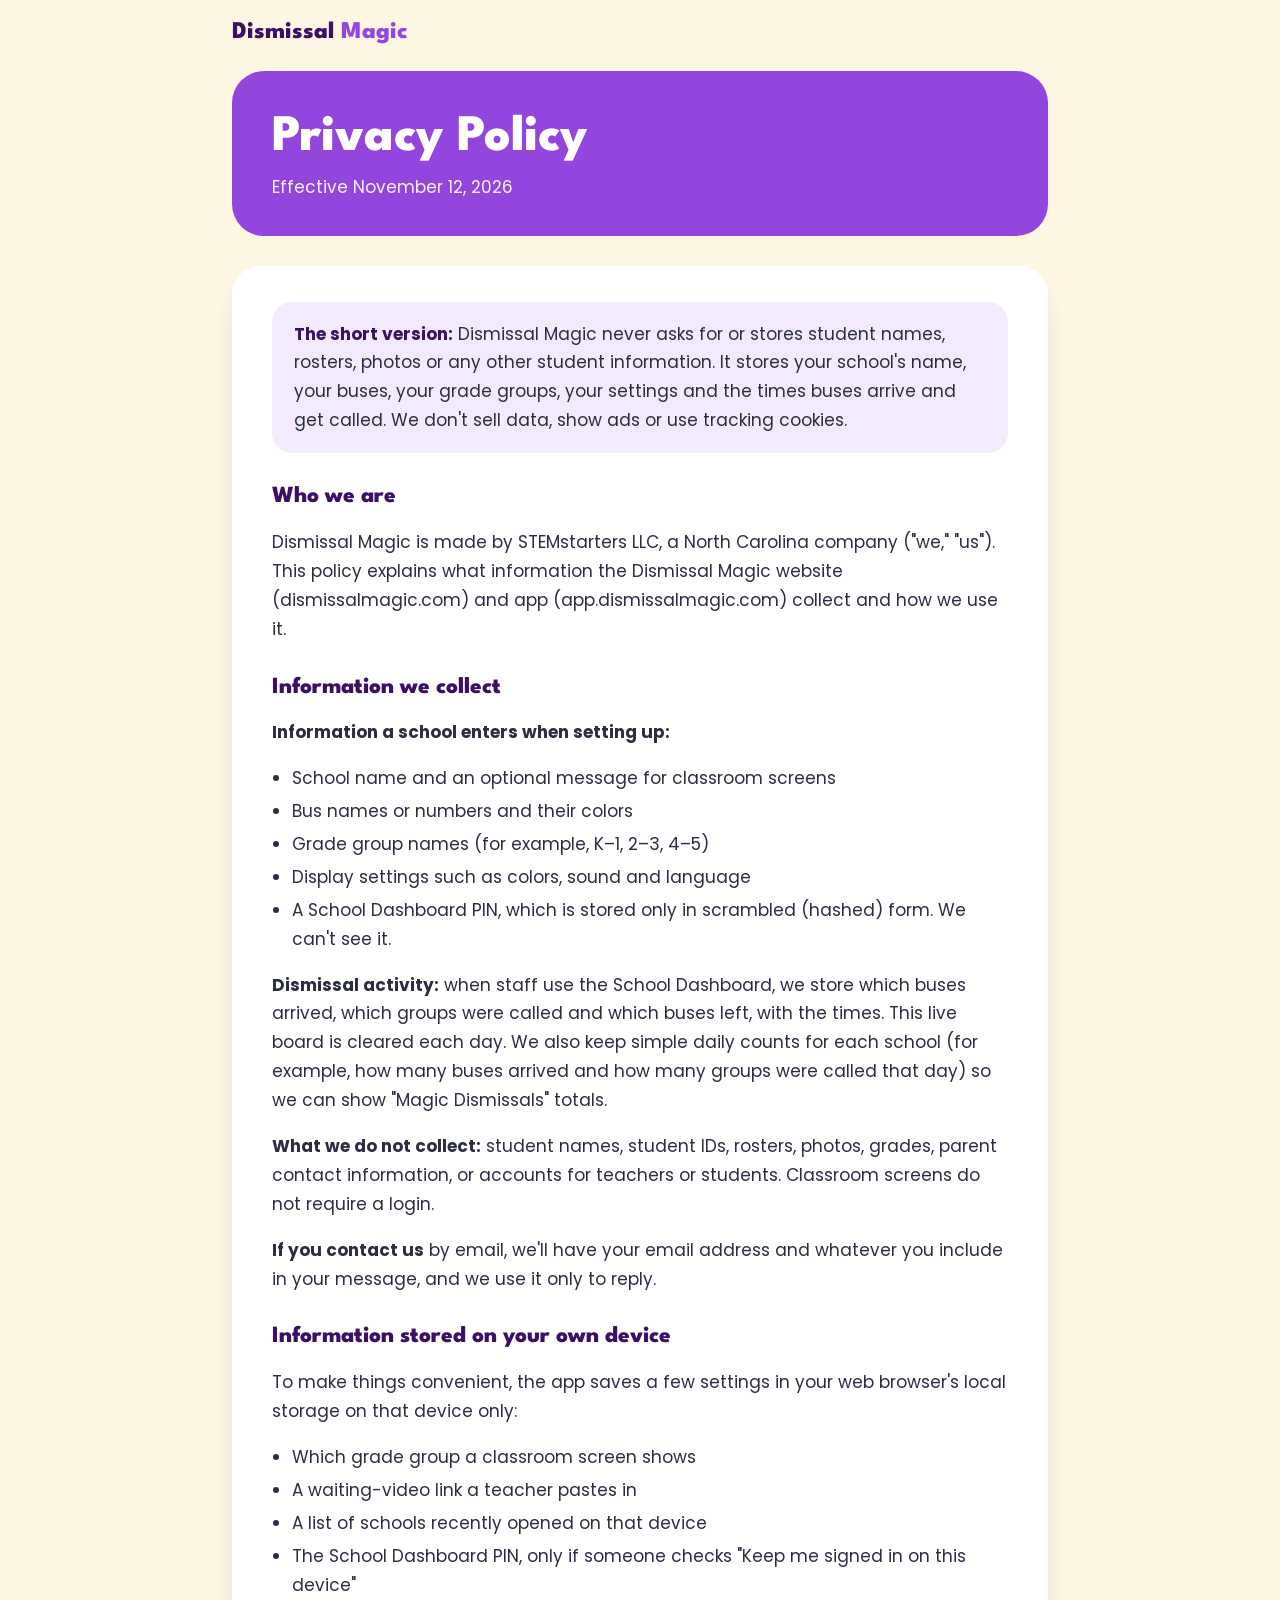
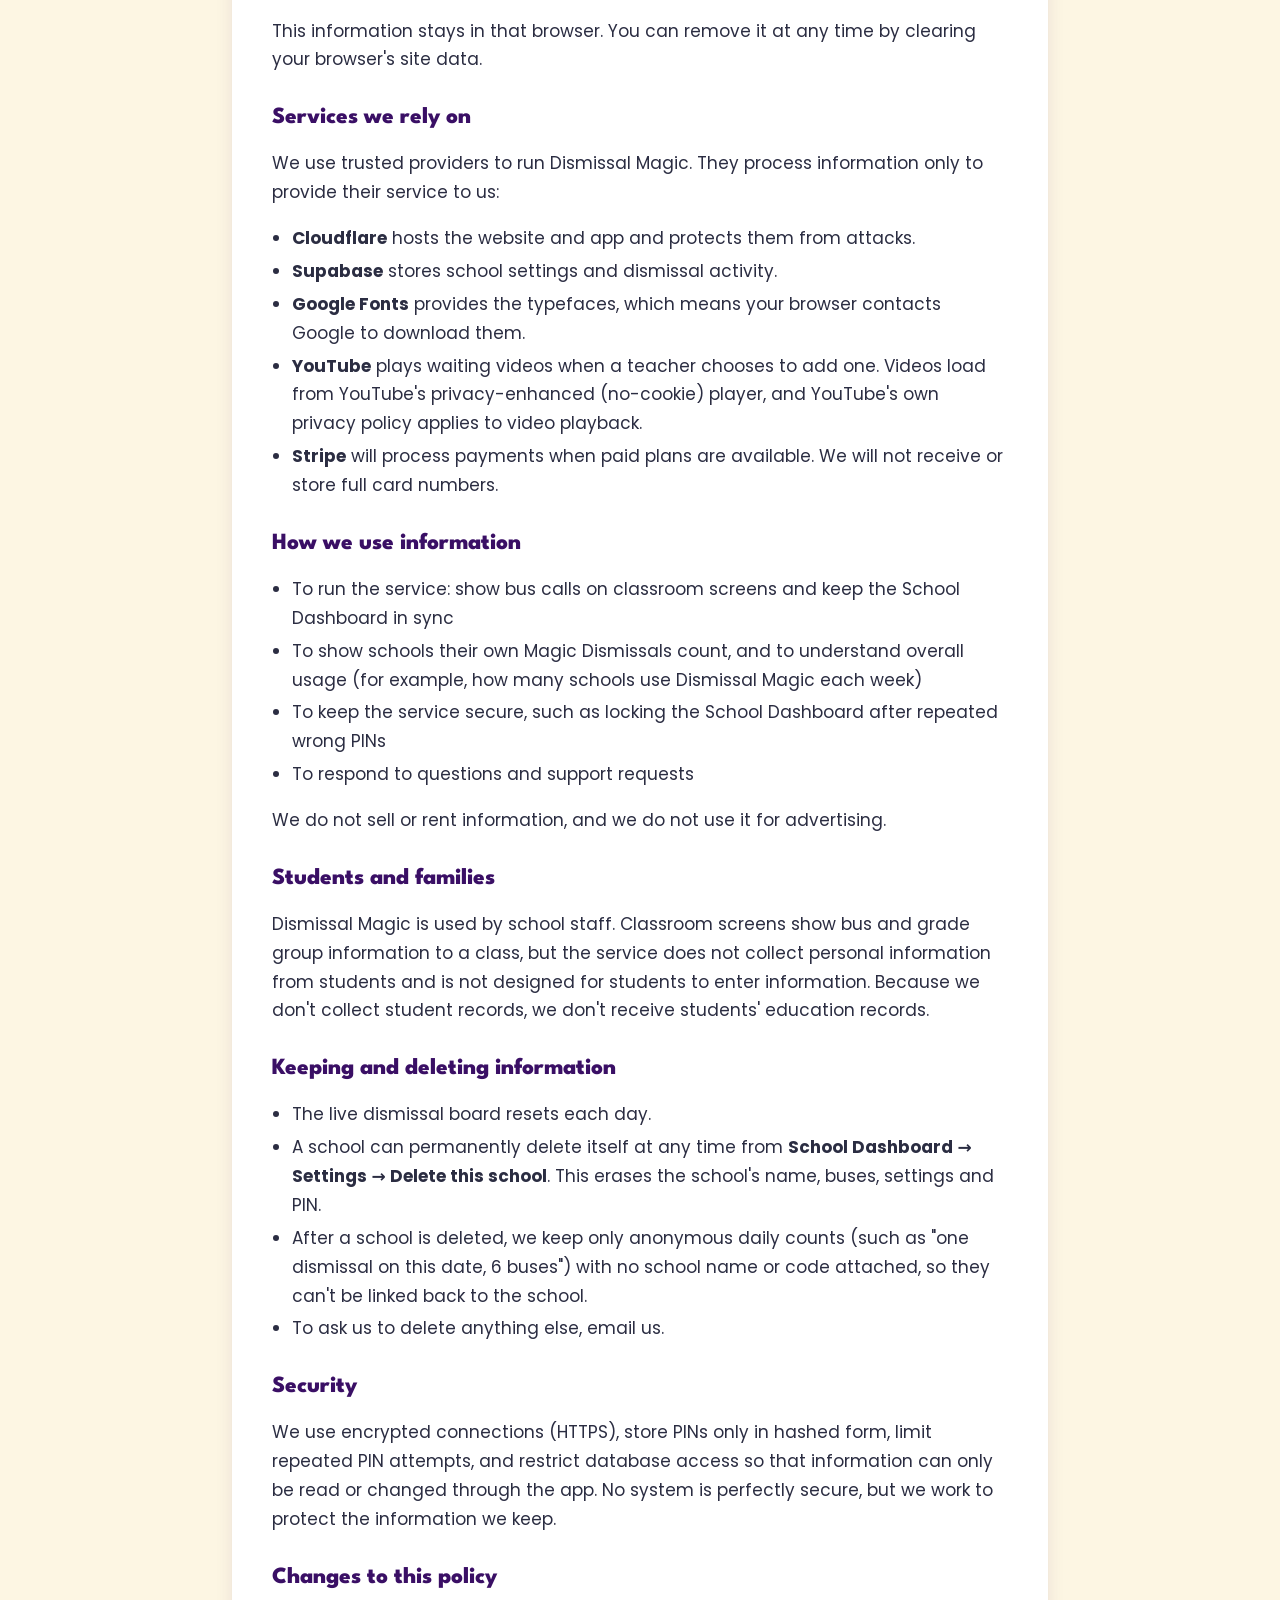
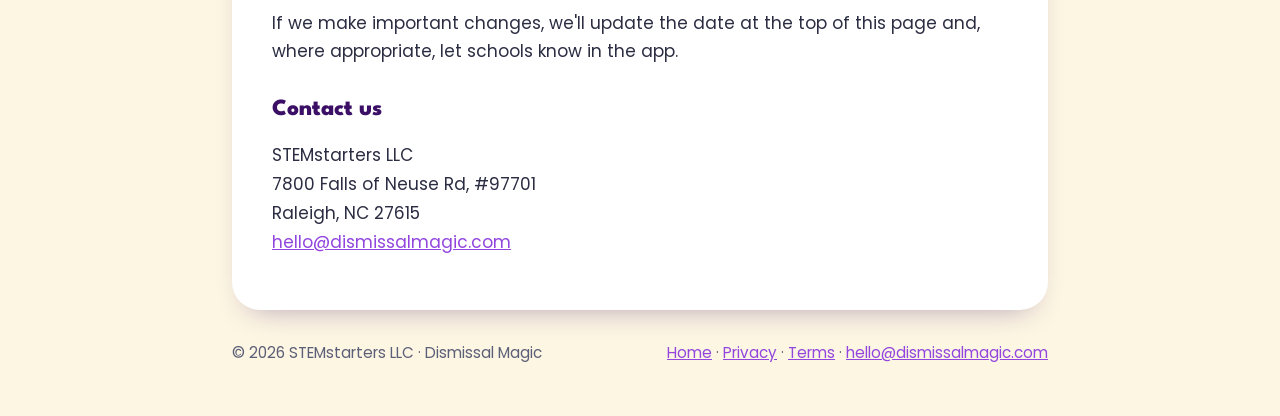
<file: site/privacy.html>
<!DOCTYPE html>
<html lang="en">
<head>
<meta charset="utf-8" />
<meta name="viewport" content="width=device-width, initial-scale=1" />
<title>Privacy Policy — Dismissal Magic</title>
<meta name="description" content="Dismissal Magic's privacy policy. We never collect student names, rosters or student data." />
<link rel="canonical" href="https://dismissalmagic.com/privacy" />
<link rel="icon" href="/favicon.svg" type="image/svg+xml" />
<link rel="preconnect" href="https://fonts.googleapis.com" />
<link rel="preconnect" href="https://fonts.gstatic.com" crossorigin />
<link href="https://fonts.googleapis.com/css2?family=League+Spartan:wght@700;800&family=Poppins:wght@400;500;600;700&display=swap" rel="stylesheet" />
<style>
  :root { --purple:#9246DD; --dark:#3A0F65; --ink:#2b2d42; --muted:#5c5f78; --bg:#fdf6e3; }
  * { box-sizing: border-box; }
  body { margin:0; background:var(--bg); color:var(--ink); font:400 17px/1.7 Poppins, "Segoe UI", system-ui, sans-serif; }
  a { color: var(--purple); }
  .wrap { max-width: 860px; margin: 0 auto; padding: 0 22px; }
  .nav { padding: 18px 0; }
  .nav a { text-decoration:none; color:var(--dark); font:800 1.5rem/1 "League Spartan", sans-serif; }
  .nav a em { font-style:normal; color:var(--purple); }
  .head { background:var(--purple); color:#fff; border-radius:32px; padding:40px 40px 34px; margin:6px 0 30px; }
  .head h1 { font:800 clamp(2.2rem,5vw,3.2rem)/1.05 "League Spartan", sans-serif; margin:0 0 8px; }
  .head p { margin:0; opacity:.92; }
  main.card { background:#fff; border-radius:28px; padding:36px 40px; box-shadow:0 14px 30px -18px rgba(58,15,101,.45); }
  h2 { font:800 1.45rem/1.2 "League Spartan", sans-serif; color:var(--dark); margin:30px 0 8px; }
  h2:first-child { margin-top:0; }
  ul { padding-left: 1.2em; } li { margin: 4px 0; }
  .summary { background:#F3EAFD; border-radius:20px; padding:18px 22px; margin-bottom:10px; }
  .summary b { color: var(--dark); }
  footer { color:var(--muted); font-size:.95rem; padding:30px 0 50px; display:flex; gap:18px; flex-wrap:wrap; justify-content:space-between; }
  @media (max-width:600px) { .head, main.card { padding:28px 22px; border-radius:24px; } }
</style>
</head>
<body>
<div class="wrap">
  <header class="nav"><a href="/">Dismissal <em>Magic</em></a></header>
  <section class="head"><h1>Privacy Policy</h1><p>Effective November 12, 2026</p></section>
  <main class="card">

<div class="summary"><b>The short version:</b> Dismissal Magic never asks for or stores student names, rosters, photos or any other student information. It stores your school's name, your buses, your grade groups, your settings and the times buses arrive and get called. We don't sell data, show ads or use tracking cookies.</div>

<h2>Who we are</h2>
<p>Dismissal Magic is made by STEMstarters LLC, a North Carolina company ("we," "us"). This policy explains what information the Dismissal Magic website (dismissalmagic.com) and app (app.dismissalmagic.com) collect and how we use it.</p>

<h2>Information we collect</h2>
<p><b>Information a school enters when setting up:</b></p>
<ul>
  <li>School name and an optional message for classroom screens</li>
  <li>Bus names or numbers and their colors</li>
  <li>Grade group names (for example, K–1, 2–3, 4–5)</li>
  <li>Display settings such as colors, sound and language</li>
  <li>A School Dashboard PIN, which is stored only in scrambled (hashed) form. We can't see it.</li>
</ul>
<p><b>Dismissal activity:</b> when staff use the School Dashboard, we store which buses arrived, which groups were called and which buses left, with the times. This live board is cleared each day. We also keep simple daily counts for each school (for example, how many buses arrived and how many groups were called that day) so we can show "Magic Dismissals" totals.</p>
<p><b>What we do not collect:</b> student names, student IDs, rosters, photos, grades, parent contact information, or accounts for teachers or students. Classroom screens do not require a login.</p>
<p><b>If you contact us</b> by email, we'll have your email address and whatever you include in your message, and we use it only to reply.</p>

<h2>Information stored on your own device</h2>
<p>To make things convenient, the app saves a few settings in your web browser's local storage on that device only:</p>
<ul>
  <li>Which grade group a classroom screen shows</li>
  <li>A waiting-video link a teacher pastes in</li>
  <li>A list of schools recently opened on that device</li>
  <li>The School Dashboard PIN, only if someone checks "Keep me signed in on this device"</li>
</ul>
<p>This information stays in that browser. You can remove it at any time by clearing your browser's site data.</p>

<h2>Services we rely on</h2>
<p>We use trusted providers to run Dismissal Magic. They process information only to provide their service to us:</p>
<ul>
  <li><b>Cloudflare</b> hosts the website and app and protects them from attacks.</li>
  <li><b>Supabase</b> stores school settings and dismissal activity.</li>
  <li><b>Google Fonts</b> provides the typefaces, which means your browser contacts Google to download them.</li>
  <li><b>YouTube</b> plays waiting videos when a teacher chooses to add one. Videos load from YouTube's privacy-enhanced (no-cookie) player, and YouTube's own privacy policy applies to video playback.</li>
  <li><b>Stripe</b> will process payments when paid plans are available. We will not receive or store full card numbers.</li>
</ul>

<h2>How we use information</h2>
<ul>
  <li>To run the service: show bus calls on classroom screens and keep the School Dashboard in sync</li>
  <li>To show schools their own Magic Dismissals count, and to understand overall usage (for example, how many schools use Dismissal Magic each week)</li>
  <li>To keep the service secure, such as locking the School Dashboard after repeated wrong PINs</li>
  <li>To respond to questions and support requests</li>
</ul>
<p>We do not sell or rent information, and we do not use it for advertising.</p>

<h2>Students and families</h2>
<p>Dismissal Magic is used by school staff. Classroom screens show bus and grade group information to a class, but the service does not collect personal information from students and is not designed for students to enter information. Because we don't collect student records, we don't receive students' education records.</p>

<h2>Keeping and deleting information</h2>
<ul>
  <li>The live dismissal board resets each day.</li>
  <li>A school can permanently delete itself at any time from <b>School Dashboard → Settings → Delete this school</b>. This erases the school's name, buses, settings and PIN.</li>
  <li>After a school is deleted, we keep only anonymous daily counts (such as "one dismissal on this date, 6 buses") with no school name or code attached, so they can't be linked back to the school.</li>
  <li>To ask us to delete anything else, email us.</li>
</ul>

<h2>Security</h2>
<p>We use encrypted connections (HTTPS), store PINs only in hashed form, limit repeated PIN attempts, and restrict database access so that information can only be read or changed through the app. No system is perfectly secure, but we work to protect the information we keep.</p>

<h2>Changes to this policy</h2>
<p>If we make important changes, we'll update the date at the top of this page and, where appropriate, let schools know in the app.</p>

<h2>Contact us</h2>
<p>STEMstarters LLC<br>7800 Falls of Neuse Rd, #97701<br>Raleigh, NC 27615<br><a href="mailto:hello@dismissalmagic.com">hello@dismissalmagic.com</a></p>  </main>
  <footer>
    <span>© 2026 STEMstarters LLC · Dismissal Magic</span>
    <span><a href="/">Home</a> · <a href="/privacy">Privacy</a> · <a href="/terms">Terms</a> · <a href="mailto:hello@dismissalmagic.com">hello@dismissalmagic.com</a></span>
  </footer>
</div>
</body>
</html>
</file>
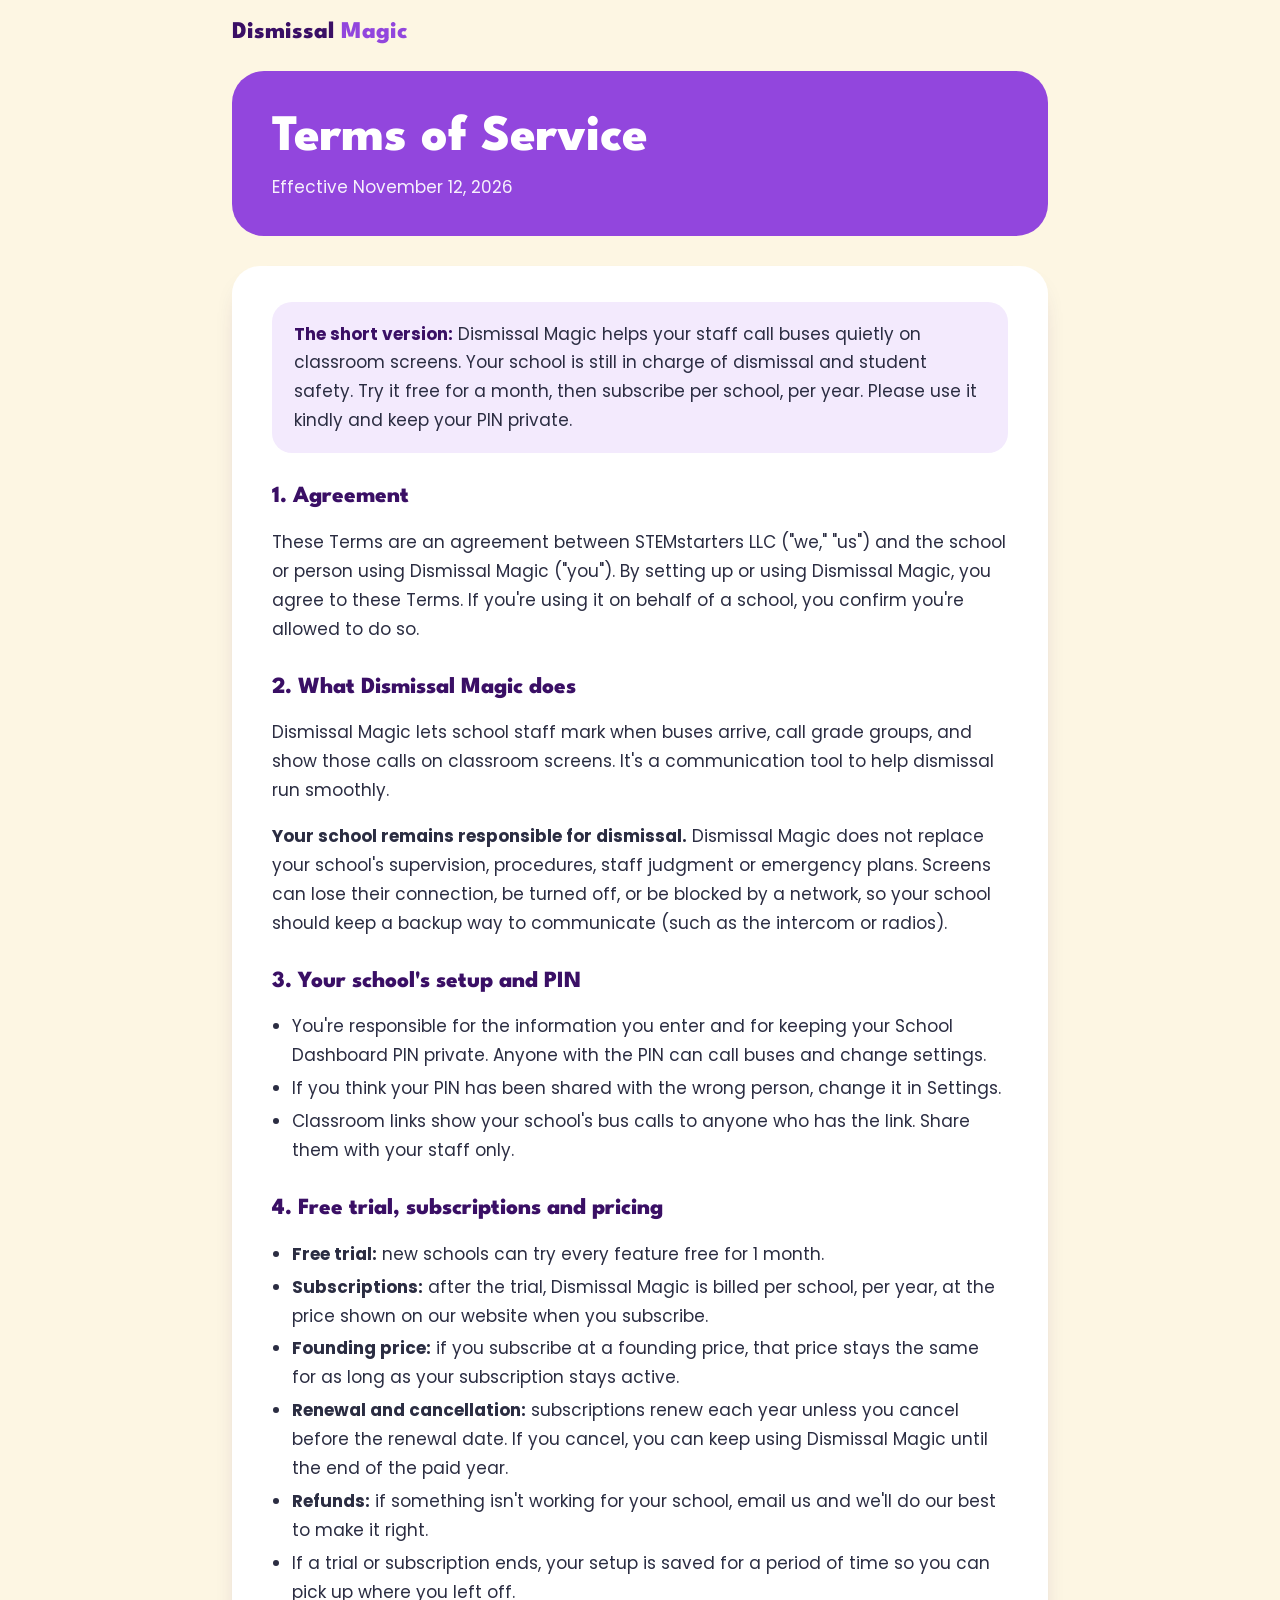
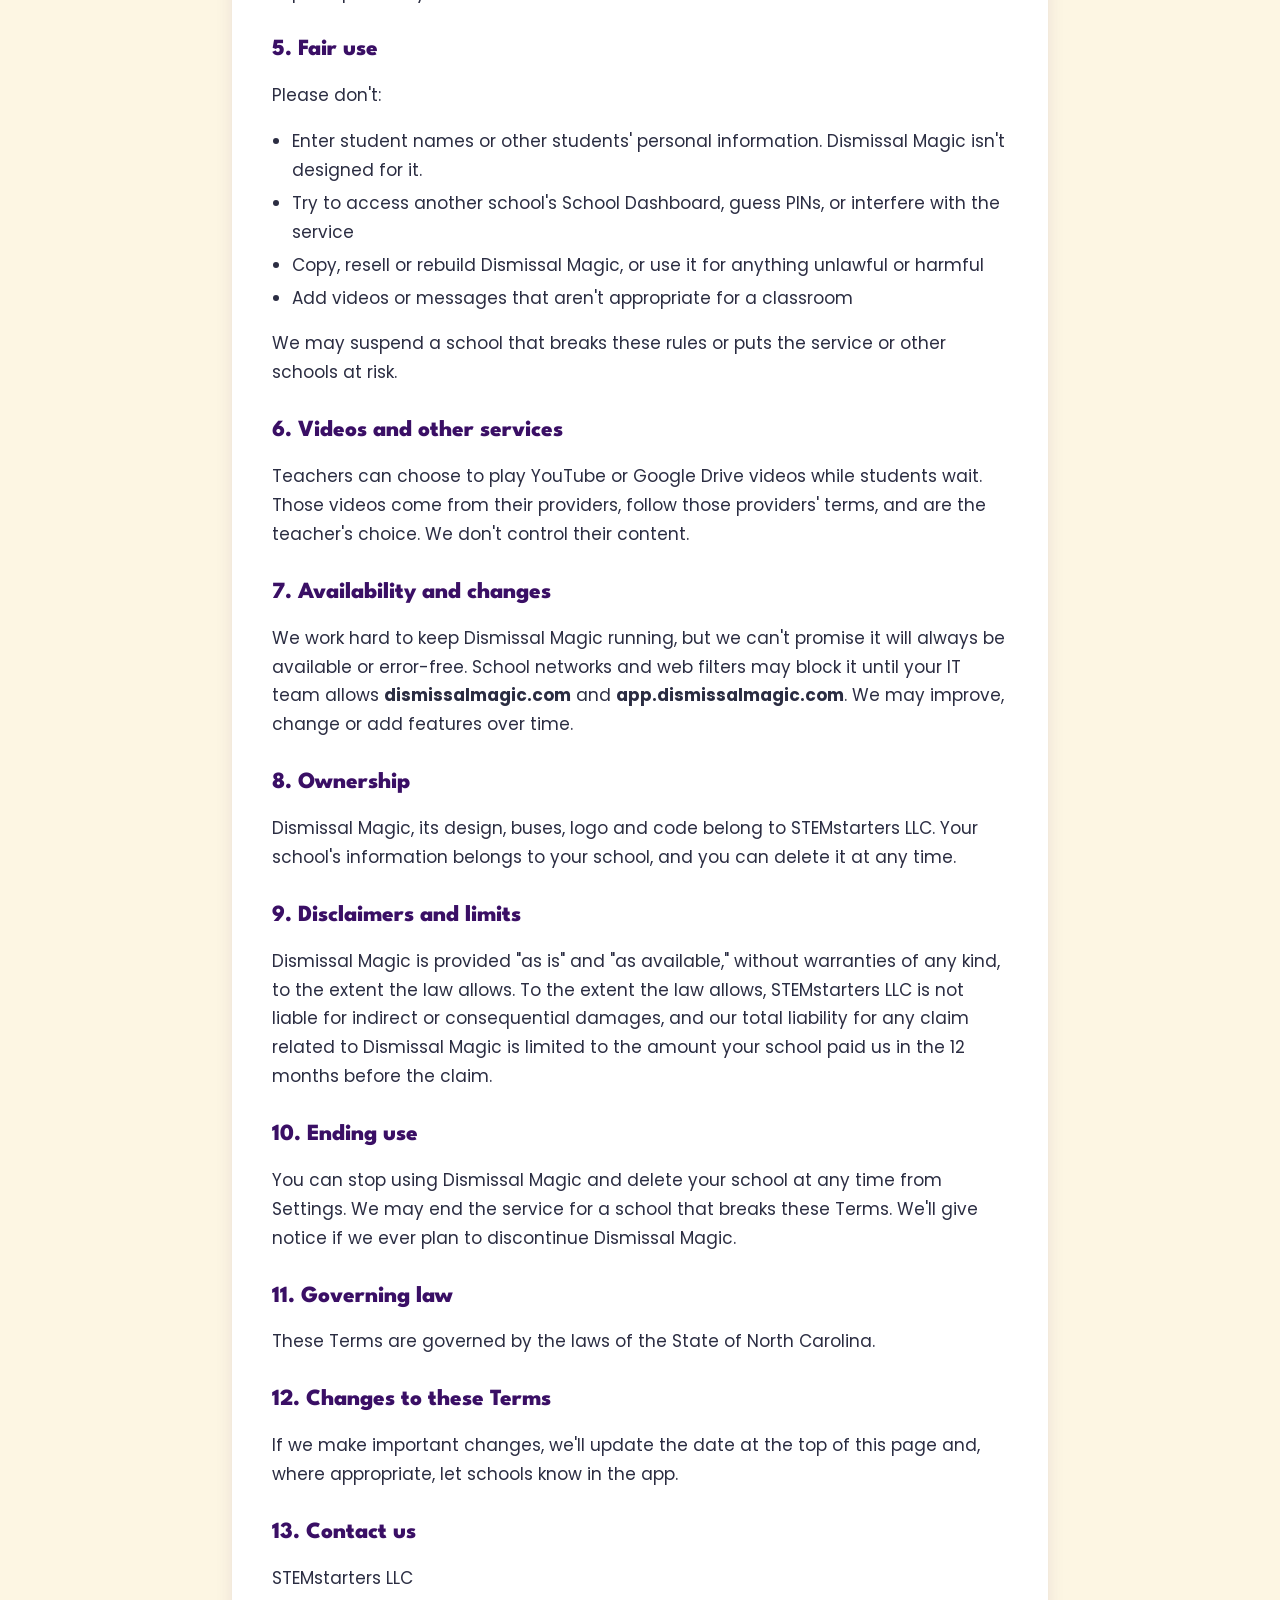
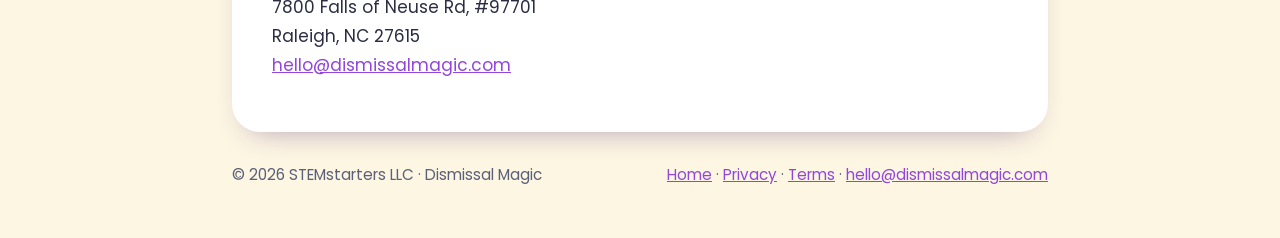
<file: site/terms.html>
<!DOCTYPE html>
<html lang="en">
<head>
<meta charset="utf-8" />
<meta name="viewport" content="width=device-width, initial-scale=1" />
<title>Terms of Service — Dismissal Magic</title>
<meta name="description" content="Terms of Service for Dismissal Magic, the quiet bus-call app for schools." />
<link rel="canonical" href="https://dismissalmagic.com/terms" />
<link rel="icon" href="/favicon.svg" type="image/svg+xml" />
<link rel="preconnect" href="https://fonts.googleapis.com" />
<link rel="preconnect" href="https://fonts.gstatic.com" crossorigin />
<link href="https://fonts.googleapis.com/css2?family=League+Spartan:wght@700;800&family=Poppins:wght@400;500;600;700&display=swap" rel="stylesheet" />
<style>
  :root { --purple:#9246DD; --dark:#3A0F65; --ink:#2b2d42; --muted:#5c5f78; --bg:#fdf6e3; }
  * { box-sizing: border-box; }
  body { margin:0; background:var(--bg); color:var(--ink); font:400 17px/1.7 Poppins, "Segoe UI", system-ui, sans-serif; }
  a { color: var(--purple); }
  .wrap { max-width: 860px; margin: 0 auto; padding: 0 22px; }
  .nav { padding: 18px 0; }
  .nav a { text-decoration:none; color:var(--dark); font:800 1.5rem/1 "League Spartan", sans-serif; }
  .nav a em { font-style:normal; color:var(--purple); }
  .head { background:var(--purple); color:#fff; border-radius:32px; padding:40px 40px 34px; margin:6px 0 30px; }
  .head h1 { font:800 clamp(2.2rem,5vw,3.2rem)/1.05 "League Spartan", sans-serif; margin:0 0 8px; }
  .head p { margin:0; opacity:.92; }
  main.card { background:#fff; border-radius:28px; padding:36px 40px; box-shadow:0 14px 30px -18px rgba(58,15,101,.45); }
  h2 { font:800 1.45rem/1.2 "League Spartan", sans-serif; color:var(--dark); margin:30px 0 8px; }
  h2:first-child { margin-top:0; }
  ul { padding-left: 1.2em; } li { margin: 4px 0; }
  .summary { background:#F3EAFD; border-radius:20px; padding:18px 22px; margin-bottom:10px; }
  .summary b { color: var(--dark); }
  footer { color:var(--muted); font-size:.95rem; padding:30px 0 50px; display:flex; gap:18px; flex-wrap:wrap; justify-content:space-between; }
  @media (max-width:600px) { .head, main.card { padding:28px 22px; border-radius:24px; } }
</style>
</head>
<body>
<div class="wrap">
  <header class="nav"><a href="/">Dismissal <em>Magic</em></a></header>
  <section class="head"><h1>Terms of Service</h1><p>Effective November 12, 2026</p></section>
  <main class="card">

<div class="summary"><b>The short version:</b> Dismissal Magic helps your staff call buses quietly on classroom screens. Your school is still in charge of dismissal and student safety. Try it free for a month, then subscribe per school, per year. Please use it kindly and keep your PIN private.</div>

<h2>1. Agreement</h2>
<p>These Terms are an agreement between STEMstarters LLC ("we," "us") and the school or person using Dismissal Magic ("you"). By setting up or using Dismissal Magic, you agree to these Terms. If you're using it on behalf of a school, you confirm you're allowed to do so.</p>

<h2>2. What Dismissal Magic does</h2>
<p>Dismissal Magic lets school staff mark when buses arrive, call grade groups, and show those calls on classroom screens. It's a communication tool to help dismissal run smoothly.</p>
<p><b>Your school remains responsible for dismissal.</b> Dismissal Magic does not replace your school's supervision, procedures, staff judgment or emergency plans. Screens can lose their connection, be turned off, or be blocked by a network, so your school should keep a backup way to communicate (such as the intercom or radios).</p>

<h2>3. Your school's setup and PIN</h2>
<ul>
  <li>You're responsible for the information you enter and for keeping your School Dashboard PIN private. Anyone with the PIN can call buses and change settings.</li>
  <li>If you think your PIN has been shared with the wrong person, change it in Settings.</li>
  <li>Classroom links show your school's bus calls to anyone who has the link. Share them with your staff only.</li>
</ul>

<h2>4. Free trial, subscriptions and pricing</h2>
<ul>
  <li><b>Free trial:</b> new schools can try every feature free for 1 month.</li>
  <li><b>Subscriptions:</b> after the trial, Dismissal Magic is billed per school, per year, at the price shown on our website when you subscribe.</li>
  <li><b>Founding price:</b> if you subscribe at a founding price, that price stays the same for as long as your subscription stays active.</li>
  <li><b>Renewal and cancellation:</b> subscriptions renew each year unless you cancel before the renewal date. If you cancel, you can keep using Dismissal Magic until the end of the paid year.</li>
  <li><b>Refunds:</b> if something isn't working for your school, email us and we'll do our best to make it right.</li>
  <li>If a trial or subscription ends, your setup is saved for a period of time so you can pick up where you left off.</li>
</ul>

<h2>5. Fair use</h2>
<p>Please don't:</p>
<ul>
  <li>Enter student names or other students' personal information. Dismissal Magic isn't designed for it.</li>
  <li>Try to access another school's School Dashboard, guess PINs, or interfere with the service</li>
  <li>Copy, resell or rebuild Dismissal Magic, or use it for anything unlawful or harmful</li>
  <li>Add videos or messages that aren't appropriate for a classroom</li>
</ul>
<p>We may suspend a school that breaks these rules or puts the service or other schools at risk.</p>

<h2>6. Videos and other services</h2>
<p>Teachers can choose to play YouTube or Google Drive videos while students wait. Those videos come from their providers, follow those providers' terms, and are the teacher's choice. We don't control their content.</p>

<h2>7. Availability and changes</h2>
<p>We work hard to keep Dismissal Magic running, but we can't promise it will always be available or error-free. School networks and web filters may block it until your IT team allows <b>dismissalmagic.com</b> and <b>app.dismissalmagic.com</b>. We may improve, change or add features over time.</p>

<h2>8. Ownership</h2>
<p>Dismissal Magic, its design, buses, logo and code belong to STEMstarters LLC. Your school's information belongs to your school, and you can delete it at any time.</p>

<h2>9. Disclaimers and limits</h2>
<p>Dismissal Magic is provided "as is" and "as available," without warranties of any kind, to the extent the law allows. To the extent the law allows, STEMstarters LLC is not liable for indirect or consequential damages, and our total liability for any claim related to Dismissal Magic is limited to the amount your school paid us in the 12 months before the claim.</p>

<h2>10. Ending use</h2>
<p>You can stop using Dismissal Magic and delete your school at any time from Settings. We may end the service for a school that breaks these Terms. We'll give notice if we ever plan to discontinue Dismissal Magic.</p>

<h2>11. Governing law</h2>
<p>These Terms are governed by the laws of the State of North Carolina.</p>

<h2>12. Changes to these Terms</h2>
<p>If we make important changes, we'll update the date at the top of this page and, where appropriate, let schools know in the app.</p>

<h2>13. Contact us</h2>
<p>STEMstarters LLC<br>7800 Falls of Neuse Rd, #97701<br>Raleigh, NC 27615<br><a href="mailto:hello@dismissalmagic.com">hello@dismissalmagic.com</a></p>  </main>
  <footer>
    <span>© 2026 STEMstarters LLC · Dismissal Magic</span>
    <span><a href="/">Home</a> · <a href="/privacy">Privacy</a> · <a href="/terms">Terms</a> · <a href="mailto:hello@dismissalmagic.com">hello@dismissalmagic.com</a></span>
  </footer>
</div>
</body>
</html>
</file>
